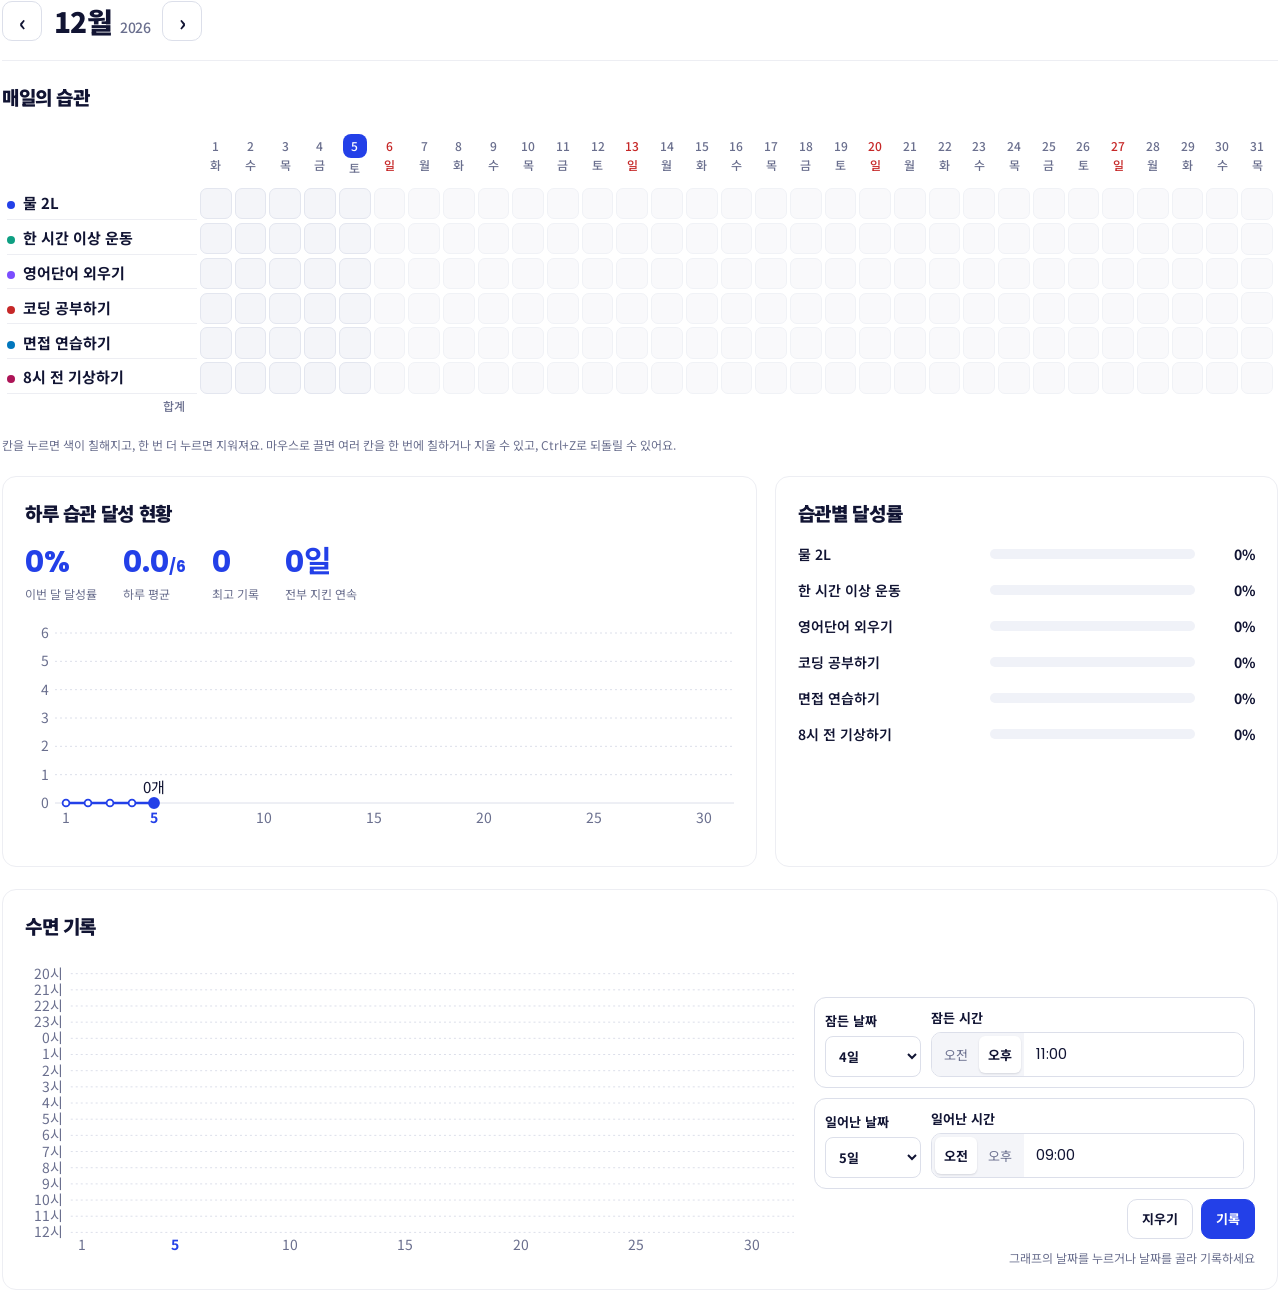
<file: habits.html>
<!doctype html>
<html lang="ko">
<head>
<meta charset="utf-8">
<meta name="viewport" content="width=device-width,initial-scale=1,viewport-fit=cover">
<style>body{margin:0}[hidden]{display:none!important}</style>
</head>
<body>
<title>My Plan 습관 트래커</title>
<meta name="claude:viewport-fit-sides" content="cover">
<link rel="preconnect" href="https://fonts.googleapis.com">
<link rel="stylesheet" href="https://fonts.googleapis.com/css2?family=Noto+Sans+KR:wght@400;500;700;900&family=Poppins:wght@500;600&display=swap">
<style>
:root{--paper:#fff;--ink:#111433;--muted:#6A6F8E;--line:#DCDFEA;--cell-bg:#fff;--accent:#2340E8;--hi:#EEF1FF;--sun:#C62828;--card:#fff;--hand:"Noto Sans KR",-apple-system,"Apple SD Gothic Neo",sans-serif;--body:var(--hand);--cell:30px;color-scheme:light}
*{box-sizing:border-box}body{margin:0;background:#fff;color:var(--ink);font-family:var(--body);line-height:1.5;background-image:none}
.page{max-width:100%;padding:0 2px 12px;margin:auto;display:flex;flex-direction:column;gap:22px}
header{display:flex;justify-content:space-between;align-items:center;flex-wrap:wrap;gap:16px;padding-bottom:18px;border-bottom:1px solid #EDEEF3}
.month{display:flex;align-items:center;gap:12px}.month h1{margin:0;font-size:28px;font-weight:900;letter-spacing:-.02em}.month h1 small{font-size:14px;color:var(--muted);font-weight:500;margin-left:8px}
button,select,input{font:inherit;color:inherit}.btn{display:inline-flex;align-items:center;justify-content:center;gap:6px;border:1px solid var(--line);background:#fff;border-radius:10px;padding:10px 14px;cursor:pointer;font-size:13px;font-weight:700;line-height:1.4;text-decoration:none}.btn:hover{background:#F4F5F9;border-color:#b9bfd3}.btn:disabled{opacity:.45;cursor:default}.btn:focus-visible,.cell:focus-visible,select:focus-visible,input:focus-visible{outline:2px solid var(--accent);outline-offset:2px}.nav{min-width:40px;min-height:40px;font-size:22px;padding:4px 12px}#editBtn,#sleepForm button[type=submit]{background:var(--accent);border-color:var(--accent);color:#fff}#editBtn:hover,#sleepForm button[type=submit]:hover{background:#1A31C2}.tools{display:flex;gap:8px;align-items:center;flex-wrap:wrap}.status{font-size:12px;color:var(--muted)}.tools .status{flex-basis:100%}
h2{font-size:19px;font-weight:900;margin:0 0 16px;letter-spacing:-.02em}section{min-width:0}.scroll{overflow-x:auto;padding:3px 2px 10px;max-width:100%;-webkit-overflow-scrolling:touch}
table.tracker{border-collapse:separate;border-spacing:3px;font-variant-numeric:tabular-nums}.tracker th,.tracker td{padding:0}.tracker thead th{width:var(--cell);min-width:var(--cell);text-align:center;font-size:12px;font-weight:500;color:var(--muted);line-height:1.6;padding-bottom:8px}.tracker thead th.today .dn{display:inline-block;width:24px;height:24px;line-height:24px;background:var(--accent);border-radius:8px;color:#fff}.tracker thead th.sun{color:var(--sun)}.tracker th.name{position:sticky;left:0;z-index:2;background:#fff;text-align:left;font-size:13px;font-weight:700;padding-right:14px;white-space:nowrap;min-width:150px;max-width:230px;overflow:hidden;text-overflow:ellipsis;border-bottom:1px solid #EDEEF3}.tracker th.name .dot{display:inline-block;width:8px;height:8px;border-radius:50%;background:var(--c);margin-right:8px}
.cell{display:block;width:var(--cell);height:var(--cell);border:1px solid #E3E6EF;border-radius:7px;background:#F4F5F9;cursor:pointer;padding:0;position:relative;user-select:none;-webkit-user-select:none;transition:background .12s}.cell.on{background:var(--c,#2340E8);border-color:var(--c,#2340E8)}.cell.on:after{content:'✓';position:absolute;inset:0;display:grid;place-items:center;color:white;font-weight:900;font-size:18px}.cell.future{opacity:.5}.cell:hover{outline:2px solid var(--accent);outline-offset:1px}td.count{font-size:13px;text-align:center;font-weight:700;color:var(--accent)}tr.sum td{font-size:12px;text-align:center;padding-top:10px}tr.sum th{position:sticky;left:0;background:#fff;text-align:right;padding-right:12px;font-size:12px;color:var(--muted);font-weight:500}.edit-row{display:flex;align-items:center;gap:6px}.edit-row input{width:155px;border:1px solid var(--line);border-radius:8px;background:#fff;padding:7px 9px;font-size:13px}.x{border:0;background:none;color:#C62828;cursor:pointer;font-size:19px}.hint{font-size:12px;color:var(--muted);margin:8px 0 0}
.grid2{display:grid;grid-template-columns:minmax(0,3fr) minmax(0,2fr);gap:18px}.card{background:#fff;border:1px solid #EDEEF3;border-radius:14px;padding:22px;min-width:0}.stats{display:flex;gap:26px;flex-wrap:wrap;margin-bottom:16px}.stat b{display:block;font-family:Poppins,var(--body);font-size:30px;line-height:1.2;color:var(--accent);font-variant-numeric:tabular-nums}.stat span{font-size:12px;color:var(--muted)}svg text{font-family:var(--body);fill:var(--muted)}.hbar{display:grid;grid-template-columns:minmax(85px,130px) 1fr 42px;gap:8px;align-items:center;font-size:12px;margin:12px 0}.hbar .nm{white-space:nowrap;overflow:hidden;text-overflow:ellipsis}.hbar .track{height:10px;border:0;border-radius:999px;overflow:hidden;background:#F0F2F8}.hbar .fill{height:100%;background:var(--c,#2340E8);border-radius:999px;transition:width .2s}.hbar .pct{text-align:right;font-weight:700}.sleepform{display:flex;flex-wrap:wrap;gap:12px;align-items:center;margin-top:16px;font-size:13px}.sleepform select{border:1px solid var(--line);background:white;border-radius:8px;padding:9px;font-size:13px}#sleepSvg .col{cursor:pointer}#sleepSvg .col:hover rect{fill:var(--hi);opacity:.7}
@media(max-width:760px){.grid2{grid-template-columns:1fr}.card{padding:16px}.month h1{font-size:24px}.tools{width:100%}.btn{padding:9px 11px;font-size:12px}}
@media(prefers-reduced-motion:reduce){*{transition:none!important}}
table.tracker{width:100%;table-layout:fixed}.tracker th.name{width:165px;min-width:165px;max-width:165px}.tracker thead th:not(.name){width:auto;min-width:0}.cell{width:100%;min-width:22px;height:auto;aspect-ratio:1 / 1}.tracker{min-width:960px}

/* Comfortable typography and a sleep plot that fills the same content width. */
.tracker th.name{font-size:15px;font-weight:700;width:190px;min-width:190px;max-width:190px}.edit-row input{font-size:15px;width:160px}.hbar{font-size:14px;grid-template-columns:minmax(130px,180px) 1fr 48px;gap:12px;margin:15px 0}.hbar .nm{font-weight:600}.hbar .pct{font-size:14px}#sleepSvg{display:block;width:100%;min-width:760px;height:298px}.sleep-time-field{display:flex;align-items:center;gap:10px}.sleep-time-field>label{font-size:13px;font-weight:700;white-space:nowrap}.sleep-time-box{display:flex;border:1.5px solid #DCDFEA;border-radius:10px;overflow:hidden;background:#fff}.sleep-time-box:focus-within{border-color:#2340E8}.sleep-ap{display:flex;gap:2px;padding:3px;background:#F4F5F9}.sleep-ap button{border:0;border-radius:6px;padding:0 9px;background:transparent;color:#6A6F8E;cursor:pointer;font-size:13px}.sleep-ap button[aria-pressed=true]{background:#fff;color:#111433;font-weight:700;box-shadow:0 1px 2px #11143322}.sleep-time-box input{width:88px;border:0;background:white;padding:10px 12px;font-family:Poppins,var(--body);font-size:15px;outline:none}.sleepform{gap:14px;align-items:center}#sAvg{flex-basis:100%}
@media(max-width:600px){.hbar{grid-template-columns:minmax(105px,140px) 1fr 42px;font-size:14px;gap:8px}.sleep-time-field{flex-wrap:wrap}.tracker th.name{width:180px;min-width:180px;max-width:180px}}
.sleep-entry{display:flex;flex-wrap:wrap;align-items:center;gap:12px;padding:12px;border:1px solid var(--line);border-radius:12px;background:#fff}.sleep-date-field{display:flex;flex-direction:column;gap:5px;font-size:13px;font-weight:700}.sleep-date-field input{font:inherit;min-height:41px;padding:8px 10px;border:1px solid var(--line);border-radius:9px;background:#fff;max-width:100%;min-width:0}.sleepform{align-items:flex-end}.sleep-entry .sleep-time-field{flex-direction:column;align-items:flex-start;gap:5px}@media(max-width:600px){.sleep-entry{width:100%;gap:10px}.sleep-date-field{flex:1 1 135px}.sleep-entry .sleep-time-field{flex:1 1 180px}}

/* 수면 기록: 그래프 왼쪽, 입력은 오른쪽 아래 */
.sleep-layout{display:grid;grid-template-columns:minmax(0,1.75fr) minmax(340px,1fr);align-items:end;gap:18px}
.sleep-layout>.scroll{min-width:0}
.sleep-layout>.sleepform{display:flex;flex-direction:column;align-items:stretch;gap:10px;margin:0}
.sleep-layout .sleep-date-field select{width:100%}.sleep-layout .sleep-time-field{min-width:0}.sleep-layout .sleep-time-box{width:100%}.sleep-layout .sleep-time-box input{flex:1 1 auto;min-width:0;width:auto}.sleep-layout .sleep-entry{display:grid;grid-template-columns:96px minmax(0,1fr);gap:10px;align-items:end;padding:10px}
.sleep-layout .sleep-actions{display:flex;justify-content:flex-end;gap:8px}
.sleep-layout #sAvg{text-align:right;margin:0}
@media(max-width:900px){.sleep-layout{grid-template-columns:1fr}.sleep-layout>.sleepform{width:100%}}
.sleep-layout .sleep-ap{flex:0 0 auto}.sleep-layout .sleep-ap button{white-space:nowrap}
@media(max-width:600px){.sleep-layout .sleep-entry{grid-template-columns:1fr}}

/* 휴대폰 (아이폰 15 Pro 기준) */
@media(max-width:600px){
body{-webkit-text-size-adjust:100%}
input,select,textarea{font-size:16px!important}
.tracker{min-width:calc(104px + 31 * 30px)!important;border-spacing:2px}
.tracker th.name{width:104px!important;min-width:104px!important;max-width:104px!important;font-size:13px!important;padding-right:6px}
.tracker th.name .dot{margin-right:5px}
.tracker thead th{font-size:11px}
.card{padding:16px 12px!important}
h2{font-size:17px}
.stats{gap:14px 20px}
.btn{min-height:40px}
#sleepSvg{min-width:0!important;width:100%!important;height:auto!important}
.sleep-layout>.scroll{overflow-x:hidden}
}
</style>

<div class="page">
  <header>
    <div class="month">
      <button class="btn nav" id="prev" aria-label="이전 달">‹</button>
      <h1 id="mTitle">10월</h1>
      <button class="btn nav" id="next" aria-label="다음 달">›</button>
    </div>
    <div class="tools" hidden>
      <span class="status" id="status">불러오는 중…</span>
      
      
      <button class="btn" id="exportBtn" title="기록을 파일로 저장">백업</button>
      <label class="btn" for="importFile" title="백업 파일 불러오기">복원</label><input type="file" id="importFile" accept="application/json" hidden>
      <button class="btn" id="editBtn">습관 편집</button>
    </div>
  </header>
  <p id="habit-feedback" role="status" hidden></p>

  <section>
    <h2>매일의 습관</h2>
    <div class="scroll"><table class="tracker" id="tracker"></table></div>
    <p class="hint" id="hint">칸을 누르면 색이 칠해지고, 한 번 더 누르면 지워져요. 마우스로 끌면 여러 칸을 한 번에 칠하거나 지울 수 있고, Ctrl+Z로 되돌릴 수 있어요.</p>
  </section>

  <section class="grid2">
    <div class="card">
      <h2>하루 습관 달성 현황</h2>
      <div class="stats" id="stats"></div>
      <div class="scroll"><svg id="dayChart" role="img" aria-label="날짜별 지킨 습관 개수 꺾은선 그래프"></svg></div>
    </div>
    <div class="card">
      <h2>습관별 달성률</h2>
      <div id="habitBars"></div>
    </div>
  </section>

  <section class="card">
    <h2>수면 기록</h2>
    <div class="sleep-layout"><div class="scroll"><svg id="sleepSvg" role="img" aria-label="수면 기록"></svg></div>
    <form class="sleepform" id="sleepForm">
      <div class="sleep-entry"><label class="sleep-date-field" for="sBedDate">잠든 날짜<select id="sBedDate" required aria-label="잠든 일"></select></label>
      <div class="sleep-time-field"><label for="sBed">잠든 시간</label><div class="sleep-time-box"><div class="sleep-ap" role="group" aria-label="잠든 시간 오전 오후"><button type="button" data-ap-target="sBed" data-ap="am" aria-pressed="true">오전</button><button type="button" data-ap-target="sBed" data-ap="pm" aria-pressed="false">오후</button></div><input type="text" inputmode="numeric" id="sBed" autocomplete="off" maxlength="5" placeholder="예: 07:30"></div></div>
      </div><div class="sleep-entry"><label class="sleep-date-field" for="sWakeDate">일어난 날짜<select id="sWakeDate" required aria-label="일어난 일"></select></label><div class="sleep-time-field"><label for="sWake">일어난 시간</label><div class="sleep-time-box"><div class="sleep-ap" role="group" aria-label="일어난 시간 오전 오후"><button type="button" data-ap-target="sWake" data-ap="am" aria-pressed="true">오전</button><button type="button" data-ap-target="sWake" data-ap="pm" aria-pressed="false">오후</button></div><input type="text" inputmode="numeric" id="sWake" autocomplete="off" maxlength="5" placeholder="예: 07:30"></div></div>
      </div><div class="sleep-actions"><button class="btn" type="button" id="sClear">지우기</button><button class="btn" type="submit">기록</button></div>
      <span class="status" id="sAvg" role="status"></span>
    </form></div>
  </section>
</div>

<script>
(function(){
const habitStorage={
 read(){try{return JSON.parse(parent.localStorage.getItem('myplan-habits-v1')||'{}')}catch{return {}}},
 get length(){return Object.keys(this.read()).length},key(i){return Object.keys(this.read())[i]??null},
 getItem(k){return this.read()[k]??null},
 setItem(k,v){const data=this.read();data[k]=String(v);parent.localStorage.setItem('myplan-habits-v1',JSON.stringify(data));},
 removeItem(k){const data=this.read();delete data[k];parent.localStorage.setItem('myplan-habits-v1',JSON.stringify(data));}
};

const PALETTE=['#2340E8','#0E9F82','#7B4DFF','#C62828','#0277BD','#AD1457','#5E35B1','#00695C','#6D4C41','#3F51B5'];
const WD=['일','월','화','수','목','금','토'];
const DEFAULT_HABITS=['물 2L','한 시간 이상 운동','영어단어 외우기','코딩 공부하기','면접 연습하기','8시 전 기상하기'];
// sleep axis: 20:00 → 12:00 next day, in 30-min steps (0..32)
const S0=20*60, SPAN=16*60;

const now=new Date();
let view={y:now.getFullYear(),m:now.getMonth()};
let habits=null; // [{id,name}]
const months={};  // key -> {c:{hid:[days]}, s:{day:[bedStep,wakeStep]}}
let editing=false, store={kind:'local'};

const $=id=>document.getElementById(id);
const esc=s=>String(s).replace(/[&<>"']/g,c=>({'&':'&amp;','<':'&lt;','>':'&gt;','"':'&quot;',"'":'&#39;'}[c]));
const mkey=()=>`m-${view.y}-${String(view.m+1).padStart(2,'0')}`;
const dim=()=>new Date(view.y,view.m+1,0).getDate();
const uid=()=>Math.random().toString(36).slice(2,9);

/* ---------- storage: per-person private db, fallback to this browser ---------- */
function lsGet(k){try{return JSON.parse(habitStorage.getItem('ht:'+k)||'null')}catch(e){return null}}
function lsSet(k,v){try{habitStorage.setItem('ht:'+k,JSON.stringify(v))}catch(e){}}
async function load(k){
  if(store.kind==='db'){
    try{const s=await store.db.doc(`data/users/${store.uid}/${k}`).get();return s.exists?JSON.parse(JSON.stringify(s.data())):null}
    catch(e){return lsGet(k)}
  }
  return lsGet(k);
}
const timers={}, busy={}, pending={};
function save(k,v){
  lsSet(k,v);
  if(store.kind!=='db') return;
  clearTimeout(timers[k]);
  timers[k]=setTimeout(()=>flush(k,v),600);
  setStatus('저장 중…');
}
async function flush(k,v){
  if(busy[k]){pending[k]=v;return}
  busy[k]=true;
  try{await store.db.doc(`data/users/${store.uid}/${k}`).set(v);setStatus('저장됨')}
  catch(e){setStatus('저장 실패 · 이 브라우저에만 남아 있어요')}
  busy[k]=false;
  if(pending[k]){const n=pending[k];delete pending[k];flush(k,n)}
}
function setStatus(t){$('status').textContent=t;$('status').hidden=!t;const feedback=$('habit-feedback');if(feedback){feedback.textContent=t;feedback.hidden=!t;}}

async function initStore(){store={kind:'local'};}

async function ensureMonth(){
  const k=mkey();
  if(!months[k]) months[k]=(await load(k))||{c:{},s:{}};
  months[k].c=months[k].c||{}; months[k].s=months[k].s||{};
  return months[k];
}

/* ---------- render ---------- */
function isToday(d){return view.y===now.getFullYear()&&view.m===now.getMonth()&&d===now.getDate()}
function isFuture(d){return new Date(view.y,view.m,d)>new Date(now.getFullYear(),now.getMonth(),now.getDate())}
function color(i){return PALETTE[i%PALETTE.length]}

function render(){
  const M=months[mkey()], n=dim();
  $('mTitle').innerHTML=`${view.m+1}월<small>${view.y}</small>`;
  // header
  let h='<thead><tr><th class="name" style="border:none"></th>';
  for(let d=1;d<=n;d++){
    const wd=new Date(view.y,view.m,d).getDay();
    h+=`<th class="${isToday(d)?'today':''} ${wd===0?'sun':''}"><span class="dn">${d}</span><br>${WD[wd]}</th>`;
  }
  h+='</tr></thead><tbody>';
  habits.forEach((hb,i)=>{
    const done=new Set(M.c[hb.id]||[]);
    const nameCell=editing
      ?`<div class="edit-row"><input id="hn-${hb.id}" data-hid="${hb.id}" value="${esc(hb.name)}" aria-label="습관 이름"><button class="x" data-del="${hb.id}" aria-label="삭제">✕</button></div>`
      :`<span class="dot"></span>${esc(hb.name)}`;
    h+=`<tr style="--c:${color(i)}"><th class="name" title="${esc(hb.name)}">${nameCell}</th>`;
    for(let d=1;d<=n;d++){
      const on=done.has(d);
      const ang=(d*37+i*53)%3===0?'38deg':((d+i)%2?'45deg':'52deg');
      h+=`<td><button class="cell ${on?'on':''} ${isFuture(d)?'future':''}" style="--a:${ang}" data-h="${hb.id}" data-d="${d}" aria-pressed="${on}" aria-label="${esc(hb.name)} ${d}일"></button></td>`;
    }
    h+=`</tr>`;
  });
  if(editing) h+=`<tr><th class="name" style="border:none;padding-top:8px"><button class="btn" id="addHabit">+ 습관 추가</button></th></tr>`;
  // daily sum row
  const per=dailyCounts();
  h+='<tr class="sum"><th>합계</th>';
  for(let d=1;d<=n;d++) h+=`<td>${per[d-1]||''}</td>`;
  h+='</tr></tbody>';
  $('tracker').innerHTML=h;
  $('editBtn').textContent=editing?'편집 완료':'습관 편집';
  const proxy=parent.document?.getElementById('habit-edit-proxy');if(proxy)proxy.textContent=$('editBtn').textContent;
  renderCharts(per);
  renderSleep();
}

function dailyCounts(){
  const M=months[mkey()], n=dim(), arr=new Array(n).fill(0);
  habits.forEach(hb=>(M.c[hb.id]||[]).forEach(d=>{if(d<=n)arr[d-1]++}));
  return arr;
}

function renderCharts(per){
  const n=dim(), H=habits.length||1, M=months[mkey()];
  const lastDay=(view.y===now.getFullYear()&&view.m===now.getMonth())?now.getDate():(new Date(view.y,view.m,1)>now?0:n);
  const elapsed=per.slice(0,lastDay);
  const total=elapsed.reduce((a,b)=>a+b,0);
  const avg=lastDay?total/lastDay:0;
  const rate=lastDay?Math.round(total/(lastDay*H)*100):0;
  // longest run of days where every habit was kept
  let best=0,run=0; elapsed.forEach(c=>{run=(c===H&&H>0)?run+1:0;best=Math.max(best,run)});
  const bestDay=elapsed.length?Math.max(...elapsed):0;
  $('stats').innerHTML=`
    <div class="stat"><b>${rate}%</b><span>이번 달 달성률</span></div>
    <div class="stat"><b>${avg.toFixed(1)}<small style="font-size:.5em">/${H}</small></b><span>하루 평균</span></div>
    <div class="stat"><b>${bestDay}</b><span>최고 기록</span></div>
    <div class="stat"><b>${best}일</b><span>전부 지킨 연속</span></div>`;

  // bar chart
  const bw=22, padL=28, padB=26, padT=10, ch=170;
  const W=padL+n*bw+6, Ht=padT+ch+padB;
  const y=v=>padT+ch-(v/H)*ch;
  let s=`<svg viewBox="0 0 ${W} ${Ht}" width="${W}" height="${Ht}" xmlns="http://www.w3.org/2000/svg">`;
  s+=`<defs><pattern id="hatch" width="5" height="5" patternUnits="userSpaceOnUse" patternTransform="rotate(45)"><line x1="0" y1="0" x2="0" y2="5" style="stroke:var(--accent)" stroke-width="1.4"/></pattern></defs>`;
  const step=H<=6?1:H<=12?2:Math.ceil(H/6);
  for(let v=0;v<=H;v+=step){
    s+=`<line x1="${padL}" x2="${W}" y1="${y(v)}" y2="${y(v)}" stroke="var(--line)" stroke-dasharray="${v?'2 3':'0'}"/>`;
    s+=`<text x="${padL-6}" y="${y(v)+5}" text-anchor="end" font-size="14">${v}</text>`;
  }
  const cxOf=i=>padL+i*bw+bw/2;
  const upto=lastDay||0, seen=per.slice(0,upto), peak=seen.length?Math.max(...seen):0;
  const pts=seen.map((v,i)=>[cxOf(i),y(v)]);
  if(pts.length){
    const line=pts.map((p,i)=>(i?'L':'M')+p[0].toFixed(1)+' '+p[1].toFixed(1)).join(' ');
    s+=`<path d="${line} L${pts[pts.length-1][0]} ${y(0)} L${pts[0][0]} ${y(0)} Z" fill="url(#hatch)" style="opacity:.5"/>`;
    s+=`<path d="${line}" fill="none" style="stroke:var(--accent)" stroke-width="2.4" stroke-linejoin="round" stroke-linecap="round"/>`;
    pts.forEach((p,i)=>{
      const v=seen[i], last=i===pts.length-1;
      s+=`<circle cx="${p[0]}" cy="${p[1]}" r="${last?5:3.4}" style="fill:${last?'var(--accent)':'var(--paper)'};stroke:var(--accent)" stroke-width="1.8"><title>${i+1}일: ${v}개</title></circle>`;
      if(last||(v===peak&&seen.indexOf(v)===i&&v>0)) s+=`<text x="${p[0]}" y="${p[1]-10}" text-anchor="middle" font-size="15" style="fill:var(--ink)">${v}개</text>`;
    });
  }
  per.forEach((v,i)=>{
    const d=i+1,x=padL+i*bw+3;
    if(d===1||d%5===0||isToday(d)) s+=`<text x="${x+(bw-6)/2}" y="${Ht-6}" text-anchor="middle" font-size="14" ${isToday(d)?'style="fill:var(--accent);font-weight:700"':''}>${d}</text>`;
  });
  s+='</svg>';
  $('dayChart').outerHTML=s.replace('<svg ','<svg id="dayChart" role="img" aria-label="날짜별 지킨 습관 개수 꺾은선 그래프" ');

  // per-habit bars
  const denom=lastDay||n;
  $('habitBars').innerHTML=habits.map((hb,i)=>{
    const c=(M.c[hb.id]||[]).filter(d=>d<=denom).length;
    const p=denom?Math.round(c/denom*100):0;
    return `<div class="hbar" style="--c:${color(i)}"><span class="nm" title="${esc(hb.name)}">${esc(hb.name)}</span><span class="track"><span class="fill" style="display:block;width:${p}%"></span></span><span class="pct">${p}%</span></div>`;
  }).join('')||'<p class="hint">습관을 추가하면 여기에 달성률이 보여요.</p>';
}

function stepLabel(st){const m=Math.round(S0+st*30);const hh=((Math.floor(m/60)%24)+24)%24,mm=((m%60)+60)%60;return `${String(hh).padStart(2,'0')}:${String(mm).padStart(2,'0')}`}

function renderSleep(){
  const M=months[mkey()], n=dim();
  const padL=44, padT=14, ch=260, padB=24;
  const W=Math.max(300,Math.floor($('sleepSvg').parentElement.clientWidth||760)),cw=(W-padL-8)/n,Ht=padT+ch+padB;
  const records=Object.values(M.s).filter(r=>Array.isArray(r)&&r.length>=2);
  const low=Math.floor(Math.min(0,...records.map(r=>r[0]))/2)*2;
  const high=Math.ceil(Math.max(32,...records.map(r=>r[1]))/2)*2;
  const y=st=>padT+(st-low)/(high-low)*ch;
  let s=`<svg id="sleepSvg" role="img" aria-label="수면 기록" viewBox="0 0 ${W} ${Ht}" width="${W}" height="${Ht}" xmlns="http://www.w3.org/2000/svg">`;
  for(let st=low;st<=high;st+=Math.max(2,Math.ceil((high-low)/32)*2)){
    s+=`<line x1="${padL}" x2="${W}" y1="${y(st)}" y2="${y(st)}" stroke="var(--line)" stroke-dasharray="2 3"/>`;
    const hh=((Math.floor((S0+st*30)/60))%24+24)%24;
    s+=`<text x="${padL-8}" y="${y(st)+5}" text-anchor="end" font-size="14">${hh}시</text>`;
  }
  let sum=0,cnt=0;
  for(let d=1;d<=n;d++){
    const x=padL+(d-1)*cw, cx=x+cw/2, rec=M.s[d];
    s+=`<g class="col" data-sd="${d}"><rect x="${x}" y="${padT}" width="${cw}" height="${ch}" fill="transparent"/>`;
    if(rec){
      const [b,w]=rec, y1=y(b), y2=y(w);
      sum+=(w-b)*30;cnt++;
      s+=`<line x1="${cx}" x2="${cx}" y1="${y1}" y2="${y2}" stroke="var(--accent)" stroke-width="3" stroke-linecap="round"/>`;
      const dates=recordDates(d,rec);
      s+=`<title>${dates.bedDate} ${stepLabel(b)} ~ ${dates.wakeDate} ${stepLabel(w)} (${((w-b)/2).toFixed(1)}시간)</title>`;
    }
    s+=`</g>`;
    if(d===1||d%5===0||isToday(d)) s+=`<text x="${cx}" y="${Ht-6}" text-anchor="middle" font-size="14" ${isToday(d)?'style="fill:var(--accent);font-weight:700"':''}>${d}</text>`;
  }
  s+='</svg>';
  $('sleepSvg').outerHTML=s;
  $('sAvg').textContent=cnt?`평균 ${(sum/cnt/60).toFixed(1)}시간 · ${cnt}일 기록`:'그래프의 날짜를 누르거나 날짜를 골라 기록하세요';
  if(sleepFormMonth!==mkey()||!$('sBedDate').value){
    sleepFormMonth=mkey();
    syncSleepForm(isToday(now.getDate())?now.getDate():1);
  }
}

let sleepFormMonth='';
const dateText=d=>`${d.getUTCFullYear()}-${String(d.getUTCMonth()+1).padStart(2,'0')}-${String(d.getUTCDate()).padStart(2,'0')}`;
function dateMs(value){
 if(!/^\d{4}-\d{2}-\d{2}$/.test(value))throw Error('잠든 날짜와 일어난 날짜를 모두 선택하세요.');
 const ms=Date.parse(value+'T00:00:00Z');
 if(!Number.isFinite(ms)||dateText(new Date(ms))!==value)throw Error('올바른 날짜를 선택하세요.');
 return ms;
}
function nextDate(value){return dateText(new Date(dateMs(value)+86400000));}
function recordDates(day,rec){
 const wake=Date.UTC(view.y,view.m,+day),anchor=wake-86400000+S0*60000;
 return {bedDate:dateText(new Date(anchor+rec[0]*30*60000)),wakeDate:dateText(new Date(anchor+rec[1]*30*60000))};
}

const sleepPeriods={sBed:'am',sWake:'am'};
function setPeriod(id,ap){sleepPeriods[id]=ap;document.querySelectorAll('[data-ap-target="'+id+'"]').forEach(b=>{const selected=b.dataset.ap===ap;b.setAttribute('aria-pressed',String(selected));});}
function setSleepTime(id,step){const m=Math.round(S0+step*30),h=((Math.floor(m/60)%24)+24)%24,min=((m%60)+60)%60;setPeriod(id,h>=12?'pm':'am');$(id).value=String(h%12||12).padStart(2,'0')+':'+String(min).padStart(2,'0');}
function parseSleepTime(id){
 const raw=$(id).value.trim();let h,m;
 if(/^\d{1,2}:\d{2}$/.test(raw)){[h,m]=raw.split(':').map(Number);}
 else if(/^\d{1,4}$/.test(raw)){if(raw.length<=2){h=Number(raw);m=0;}else{h=Number(raw.slice(0,-2));m=Number(raw.slice(-2));}}else throw Error('시각을 7:30 또는 730처럼 입력하세요.');
 if(h<1||h>12||m<0||m>59)throw Error('시간은 1~12시, 분은 00~59로 입력하세요. 오전·오후는 버튼으로 선택하세요.');
 const minutes=(h%12+(sleepPeriods[id]==='pm'?12:0))*60+m;
 return minutes;
}
function fillDayChoices(id,selected){
 const el=$(id), dates=new Set();
 function addMonth(y,m){const count=new Date(Date.UTC(y,m+1,0)).getUTCDate();for(let d=1;d<=count;d++)dates.add(dateText(new Date(Date.UTC(y,m,d))));}
 addMonth(view.y,view.m);
 if(id==='sWakeDate'){
  const bed=new Date(dateMs($('sBedDate').value));
  addMonth(bed.getUTCFullYear(),bed.getUTCMonth());
  addMonth(bed.getUTCFullYear(),bed.getUTCMonth()+1);
 }
 if(selected)dates.add(selected);
 el.innerHTML=[...dates].sort().map(value=>{
  const d=new Date(dateMs(value)),same=d.getUTCFullYear()===view.y&&d.getUTCMonth()===view.m;
  const label=same?`${d.getUTCDate()}일`:`${d.getUTCMonth()+1}월 ${d.getUTCDate()}일${d.getUTCFullYear()===view.y?'':` (${d.getUTCFullYear()}년)`}`;
  return `<option value="${value}">${label}</option>`;
 }).join('');
 el.value=selected;
}
function syncSleepForm(day){
 const wakeDate=dateText(new Date(Date.UTC(view.y,view.m,+day)));
 const rec=months[mkey()].s[day];
 const bedDate=rec?recordDates(day,rec).bedDate:dateText(new Date(dateMs(wakeDate)-86400000));
 fillDayChoices('sBedDate',bedDate);
 fillDayChoices('sWakeDate',wakeDate);
 setSleepTime('sBed',rec?rec[0]:6);
 setSleepTime('sWake',rec?rec[1]:26);
}
function fillTimeSelects(){
 document.querySelectorAll('[data-ap-target]').forEach(b=>b.addEventListener('click',()=>setPeriod(b.dataset.apTarget,b.dataset.ap)));
 for(const id of ['sBed','sWake'])$(id).addEventListener('blur',()=>{try{const minutes=parseSleepTime(id);setSleepTime(id,(minutes-S0)/30);}catch{}});
}

/* ---------- undo / redo ---------- */
const undoStack=[], redoStack=[];
function snap(){return JSON.stringify({k:mkey(),h:habits,m:months[mkey()]})}
function pushHistory(){undoStack.push(snap());if(undoStack.length>200)undoStack.shift();redoStack.length=0;updUndo()}
function restore(str){
  const o=JSON.parse(str);
  habits=o.h; months[o.k]=o.m;
  const [, y, m]=o.k.split('-'); view={y:+y,m:+m-1};
  save('settings',{habits}); save(o.k,o.m); render(); updUndo();
}
function doUndo(){if(!undoStack.length)return;redoStack.push(snap());restore(undoStack.pop());setStatus('되돌렸어요')}
function doRedo(){if(!redoStack.length)return;undoStack.push(snap());restore(redoStack.pop());setStatus('다시 실행했어요')}
function updUndo(){}
document.addEventListener('keydown',e=>{
  if(!(e.ctrlKey||e.metaKey))return;
  const t=e.target; if(t&&(t.tagName==='INPUT'||t.tagName==='TEXTAREA'))return; // keep native undo while typing
  const k=e.key.toLowerCase();
  if(k==='z'&&!e.shiftKey){e.preventDefault();doUndo()}
  else if((k==='z'&&e.shiftKey)||k==='y'){e.preventDefault();doRedo()}
});

/* ---------- drag to paint ---------- */
let drag=null;
function paint(cell){
  const M=months[mkey()], hid=cell.dataset.h, d=+cell.dataset.d;
  const set=new Set(M.c[hid]||[]);
  if(set.has(d)===drag.on) return;
  drag.on?set.add(d):set.delete(d);
  M.c[hid]=[...set].sort((a,b)=>a-b);
  cell.classList.toggle('on',drag.on); cell.setAttribute('aria-pressed',drag.on);
  drag.changed=true;
}
$('tracker').addEventListener('pointerdown',e=>{
  const cell=e.target.closest('.cell');
  if(!cell||e.button!==0) return;
  pushHistory();
  drag={on:!cell.classList.contains('on'),changed:false,touch:e.pointerType==='touch'};
  paint(cell);
  if(!drag.touch) e.preventDefault();
});
document.addEventListener('pointermove',e=>{
  if(!drag||drag.touch) return;
  const el=document.elementFromPoint(e.clientX,e.clientY);
  const cell=el&&el.closest&&el.closest('.cell');
  if(cell) paint(cell);
});
function endDrag(){
  if(!drag) return;
  const changed=drag.changed; drag=null;
  if(changed){save(mkey(),months[mkey()]);render()}
  else {undoStack.pop();updUndo()}
}
document.addEventListener('pointerup',endDrag);
document.addEventListener('pointercancel',endDrag);

/* ---------- events ---------- */
document.addEventListener('click',e=>{
  const cell=e.target.closest('.cell');
  if(cell){
    if(e.detail!==0) return; // mouse/touch handled by pointer events; this is keyboard
    const M=months[mkey()], hid=cell.dataset.h, d=+cell.dataset.d;
    pushHistory();
    const set=new Set(M.c[hid]||[]);
    set.has(d)?set.delete(d):set.add(d);
    M.c[hid]=[...set].sort((a,b)=>a-b);
    save(mkey(),M); render();
    const again=document.querySelector(`.cell[data-h="${hid}"][data-d="${d}"]`); again&&again.focus();
    return;
  }
  const del=e.target.closest('[data-del]');
  if(del){pushHistory();habits=habits.filter(h=>h.id!==del.dataset.del);save('settings',{habits});render();return}
  if(e.target.id==='addHabit'){pushHistory();const id=uid();habits.push({id,name:'새 습관'});save('settings',{habits});render();const inp=$('hn-'+id);inp&&(inp.focus(),inp.select());return}
  const col=e.target.closest('[data-sd]');
  if(col){syncSleepForm(+col.dataset.sd);$('sBed').focus()}
});
document.addEventListener('focusin',e=>{if(e.target.dataset&&e.target.dataset.hid)pushHistory()});
document.addEventListener('input',e=>{
  if(e.target.dataset&&e.target.dataset.hid){
    const hb=habits.find(h=>h.id===e.target.dataset.hid); if(hb){hb.name=e.target.value.trim()||'이름 없음';save('settings',{habits})}
  }
});

/* ---------- backup (standalone) ---------- */
$('exportBtn').onclick=()=>{
  const data={};
  try{for(let i=0;i<habitStorage.length;i++){const k=habitStorage.key(i);if(k.startsWith('ht:'))data[k]=JSON.parse(habitStorage.getItem(k))}}catch(e){}
  const a=document.createElement('a');
  a.href=URL.createObjectURL(new Blob([JSON.stringify(data)],{type:'application/json'}));
  a.download=`habit-tracker-backup-${new Date().toISOString().slice(0,10)}.json`;
  a.click(); setTimeout(()=>URL.revokeObjectURL(a.href),1000);
};
$('importFile').onchange=async e=>{
  const f=e.target.files[0]; if(!f) return;
  try{
    const data=JSON.parse(await f.text());
    Object.entries(data).forEach(([k,v])=>{if(k.startsWith('ht:'))habitStorage.setItem(k,JSON.stringify(v))});
    location.reload();
  }catch(err){setStatus('백업 파일을 읽지 못했어요')}
};

$('editBtn').onclick=()=>{editing=!editing;render()};
$('prev').onclick=async()=>{view.m--;if(view.m<0){view.m=11;view.y--}await ensureMonth();render()};
$('next').onclick=async()=>{view.m++;if(view.m>11){view.m=0;view.y++}await ensureMonth();render()};
$('sBedDate').onchange=()=>{
 try{fillDayChoices('sWakeDate',nextDate($('sBedDate').value));}catch(e){$('sAvg').textContent=e.message;}
};
$('sleepForm').onsubmit=async e=>{
 e.preventDefault();
 try{
  const bedDay=dateMs($('sBedDate').value),wakeDay=dateMs($('sWakeDate').value);
  const bed=bedDay+parseSleepTime('sBed')*60000,wake=wakeDay+parseSleepTime('sWake')*60000;
  if(wake<=bed)throw Error('일어난 날짜와 시각이 잠든 날짜와 시각보다 늦어야 해요.');
  const target=new Date(wakeDay);
  const newView={y:target.getUTCFullYear(),m:target.getUTCMonth()},day=target.getUTCDate();
  const key=`m-${newView.y}-${String(newView.m+1).padStart(2,'0')}`;
  // Load the target month before changing view so undo snapshots include existing records.
  if(!months[key])months[key]=(await load(key))||{c:{},s:{}};
  view=newView;await ensureMonth();pushHistory();
  const anchor=wakeDay-86400000+S0*60000;
  months[key].s[day]=[(bed-anchor)/1800000,(wake-anchor)/1800000];
  save(key,months[key]);sleepFormMonth=key;render();syncSleepForm(day);
 }catch(err){$('sAvg').textContent=err.message;}
};
$('sClear').onclick=async()=>{
 try{
  const target=new Date(dateMs($('sWakeDate').value));
  const key=`m-${target.getUTCFullYear()}-${String(target.getUTCMonth()+1).padStart(2,'0')}`,day=target.getUTCDate();
  if(!months[key])months[key]=(await load(key))||{c:{},s:{}};
  view={y:target.getUTCFullYear(),m:target.getUTCMonth()};await ensureMonth();pushHistory();
  delete months[key].s[day];save(key,months[key]);sleepFormMonth=key;render();syncSleepForm(day);
 }catch(err){$('sAvg').textContent=err.message;}
};

/* ---------- boot ---------- */
window.myPlanHabitActions={clearAll(){
 pushHistory();
 const all=habitStorage.read();
 for(const k of Object.keys(all)){if(k.startsWith('ht:m-'))habitStorage.removeItem(k);}
 for(const k of Object.keys(months))delete months[k];
 months[mkey()]={c:{},s:{}};save(mkey(),months[mkey()]);render();
}};
async function boot(){
  fillTimeSelects();
  // quick first paint from this browser's copy
  const local=lsGet('settings');
  habits=(local&&local.habits)||DEFAULT_HABITS.map(n=>({id:uid(),name:n}));
  months[mkey()]=lsGet(mkey())||{c:{},s:{}};
  render();
  await initStore();
  if(store.kind==='db'){
    for(const k in months) delete months[k];
    const st=await load('settings');
    if(st&&Array.isArray(st.habits)) habits=st.habits;
    else save('settings',{habits});
    await ensureMonth();
    setStatus('내 계정에 저장돼요');
  }else{
    if(!local) lsSet('settings',{habits});
    setStatus('');
  }
  render();
}
boot().then(()=>{let width=0;const parent=$('sleepSvg').parentElement;new ResizeObserver(entries=>{const next=Math.floor(entries[0].contentRect.width);if(next>0&&next!==width){width=next;renderSleep();}}).observe(parent);});
})();
</script>

<script>
(()=>{let last=0;const report=()=>{const h=Math.ceil(document.querySelector('.page').getBoundingClientRect().height)+24;if(h>60&&h!==last){last=h;parent.postMessage({type:'myplan-habits-height',height:h},location.origin);}};new ResizeObserver(report).observe(document.querySelector('.page'));window.addEventListener('load',report);})();
</script>
</body>
</html>
</file>
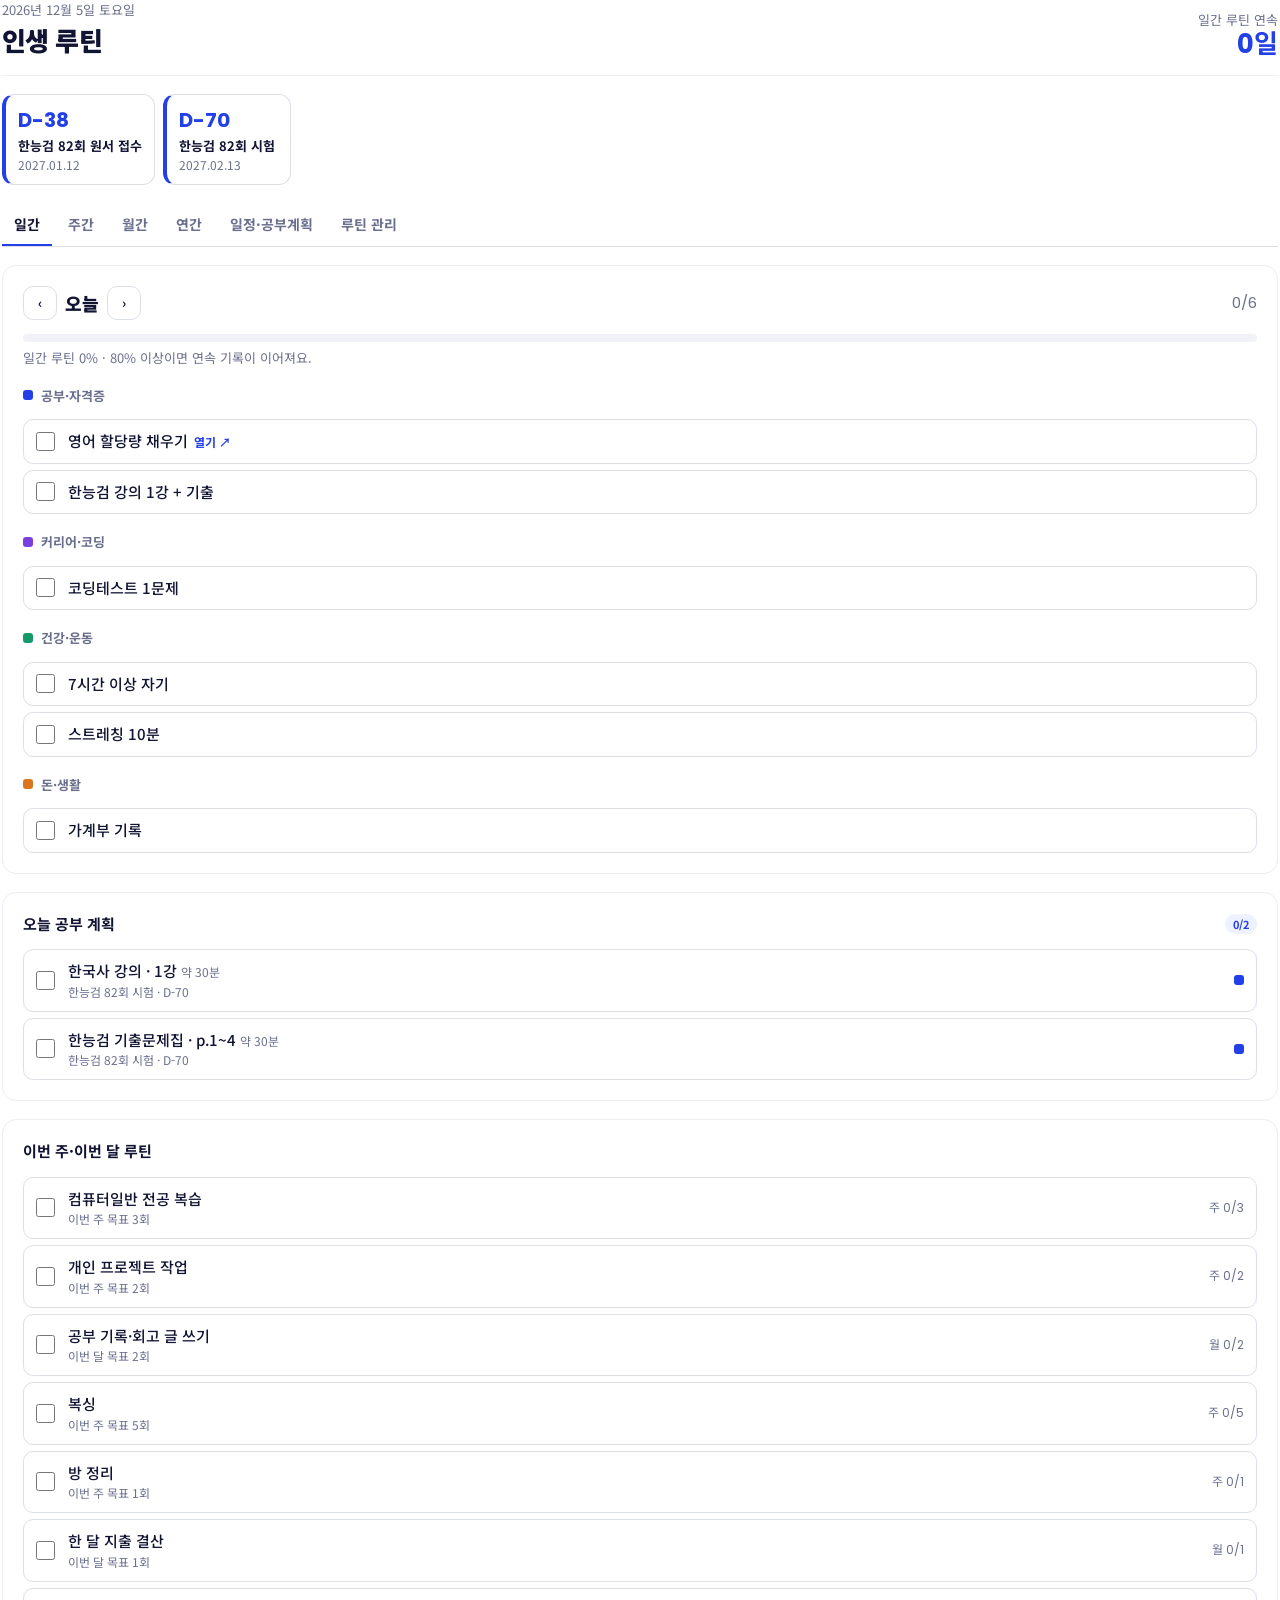
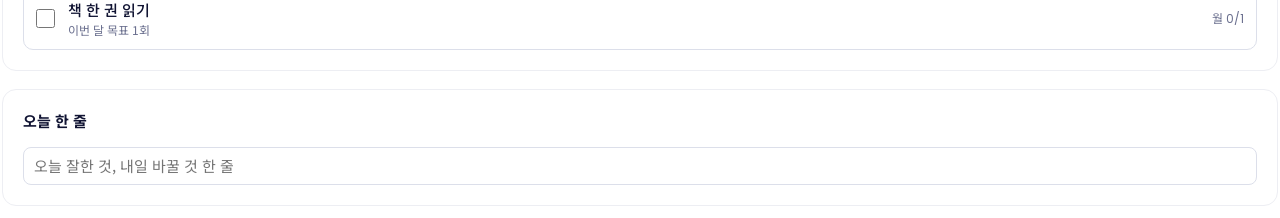
<file: routine.html>
<!doctype html>
<html lang="ko">
<head>
<meta charset="utf-8">
<meta name="viewport" content="width=device-width,initial-scale=1,viewport-fit=cover">
<title>My Plan 루틴</title>
<link rel="preconnect" href="https://fonts.googleapis.com">
<link rel="stylesheet" href="https://fonts.googleapis.com/css2?family=Noto+Sans+KR:wght@400;500;700;900&family=Poppins:wght@500;600&display=swap">
<style>
/* Matches My Plan's habits page: ink #111433, accent #2340E8, soft #EEF1FF, light only */
:root{--ink:#111433;--muted:#6A6F8E;--line:#DCDFEA;--soft:#EEF1FF;--accent:#2340E8;--bg:#fff;--track:#F0F2F7;--done:#FFF4B8;--warn:#C62828;
  --body:"Noto Sans KR",-apple-system,"Apple SD Gothic Neo",sans-serif;--num:Poppins,var(--body);color-scheme:light}
*{box-sizing:border-box}
html,body{margin:0;background:var(--bg);color:var(--ink);font-family:var(--body);line-height:1.5;font-size:15px}
[hidden]{display:none!important}
.page{display:flex;flex-direction:column;gap:18px;padding:0 2px 12px}
button,input,select,textarea{font:inherit;color:inherit}
.btn{display:inline-flex;align-items:center;justify-content:center;gap:6px;border:1px solid var(--line);background:#fff;border-radius:10px;padding:8px 13px;cursor:pointer;font-size:13px;font-weight:700;line-height:1.4}
.btn:hover{border-color:var(--accent)}
.btn.primary{background:var(--accent);border-color:var(--accent);color:#fff}
.btn.sm{padding:4px 9px;font-size:12px;border-radius:8px}
.btn.danger{color:var(--warn)}
button:focus-visible,input:focus-visible,select:focus-visible,textarea:focus-visible{outline:2px solid var(--accent);outline-offset:1px}
input,select,textarea{border:1px solid var(--line);border-radius:8px;padding:7px 10px;background:#fff;min-width:0}
h2{font-size:19px;font-weight:900;margin:0;letter-spacing:-.02em}
h3{font-size:15px;font-weight:700;margin:0}
.muted{color:var(--muted)}
.num{font-family:var(--num);font-variant-numeric:tabular-nums}
.card{background:#fff;border:1px solid #EDEEF3;border-radius:14px;padding:20px;display:flex;flex-direction:column;gap:14px;min-width:0}
.row{display:flex;align-items:center;gap:10px;flex-wrap:wrap}
.between{justify-content:space-between}
.note{font-size:13px;color:var(--muted);margin:0}

/* top */
.top{display:flex;justify-content:space-between;align-items:flex-end;gap:12px;flex-wrap:wrap;padding-bottom:16px;border-bottom:1px solid #EDEEF3}
.top h1{margin:0;font-size:26px;font-weight:900;letter-spacing:-.02em}
.streak{font-size:13px;color:var(--muted);text-align:right}
.streak b{display:block;font-family:var(--num);font-size:26px;color:var(--accent);line-height:1.1}
.ddays{display:flex;gap:8px;overflow-x:auto;padding-bottom:2px}
.dd{flex:0 0 auto;min-width:128px;border:1px solid var(--line);border-radius:12px;padding:10px 12px;display:flex;flex-direction:column;gap:1px;cursor:pointer;background:#fff;text-align:left}
.dd b{font-family:var(--num);font-size:20px;color:var(--accent)}
.dd span{font-size:13px;font-weight:700}
.dd small{font-size:12px;color:var(--muted)}

/* view tabs */
.vtabs{display:flex;gap:4px;overflow-x:auto;border-bottom:1px solid var(--line)}
.vtabs button{border:0;background:none;padding:9px 12px;font-weight:700;font-size:14px;color:var(--muted);border-bottom:2px solid transparent;cursor:pointer;white-space:nowrap}
.vtabs button[aria-selected="true"]{color:var(--ink);border-color:var(--accent)}

/* nav */
.nav{display:flex;align-items:center;gap:8px}
.nav .label{font-weight:900;font-size:18px;min-width:0}
.nav button{width:34px;height:34px;padding:0}

/* progress */
.prog{display:flex;flex-direction:column;gap:6px}
.track{height:8px;background:var(--track);border-radius:4px;overflow:hidden}
.track i{display:block;height:100%;background:var(--accent);border-radius:4px;transition:width .2s}

/* items */
.area-h{display:flex;align-items:center;gap:8px;font-size:13px;font-weight:700;color:var(--muted);margin-top:4px}
.sw{width:10px;height:10px;border-radius:3px;background:var(--c);flex:none}
.item{display:grid;grid-template-columns:22px minmax(0,1fr) auto;gap:10px;align-items:center;padding:10px 12px;border:1px solid var(--line);border-radius:10px;cursor:pointer;background:#fff}
.item input[type=checkbox]{width:19px;height:19px;accent-color:var(--accent);margin:0;cursor:pointer}
.item .t{min-width:0;overflow-wrap:anywhere;font-weight:500}
.item .sub{font-size:12px;color:var(--muted);display:block;font-weight:400}
.item .r{font-size:12px;color:var(--muted);text-align:right;white-space:nowrap}
.item.done{background:var(--done);border-color:#F0DE7A}
.item.done .t{text-decoration:line-through;text-decoration-color:#B9A23A}
.list{display:flex;flex-direction:column;gap:6px}
.pill{display:inline-block;font-size:11px;font-weight:700;padding:2px 8px;border-radius:99px;background:var(--soft);color:var(--accent);white-space:nowrap}
.pill.gray{background:var(--track);color:var(--muted)}
a.link{color:var(--accent);font-size:12px;font-weight:700;text-decoration:none;margin-left:6px}
.empty{font-size:14px;color:var(--muted);padding:6px 0}

/* week grid */
.scroll{overflow-x:auto;-webkit-overflow-scrolling:touch}
table.wk{border-collapse:separate;border-spacing:4px;width:100%;min-width:560px}
.wk th{font-size:12px;font-weight:500;color:var(--muted);text-align:center;padding-bottom:4px}
.wk th.nm,.wk td.nm{text-align:left;font-size:14px;font-weight:500;color:var(--ink);width:38%}
.wk th.today{color:var(--accent);font-weight:700}
.wk td.nm .sw{display:inline-block;margin-right:6px;vertical-align:1px}
.wk td.cnt{font-family:var(--num);font-size:12px;color:var(--muted);text-align:right;white-space:nowrap;width:60px}
.cell{display:block;width:100%;aspect-ratio:1/1;max-height:34px;min-width:24px;border:1px solid #E3E6EF;border-radius:7px;background:#F4F5F9;cursor:pointer;padding:0}
.cell.on{background:var(--c,var(--accent));border-color:var(--c,var(--accent))}

/* month */
.cal{display:grid;grid-template-columns:repeat(7,minmax(0,1fr));gap:4px}
.cal .h{font-size:12px;color:var(--muted);text-align:center;padding-bottom:2px}
.cal .h.sun{color:var(--warn)}
.day{border:1px solid #EDEEF3;border-radius:8px;min-height:62px;padding:4px 5px;display:flex;flex-direction:column;gap:2px;cursor:pointer;background:#fff;text-align:left;min-width:0}
.day.out{visibility:hidden}
.day .dn{font-family:var(--num);font-size:12px;color:var(--muted)}
.day.today{border-color:var(--accent)}
.day.today .dn{color:var(--accent);font-weight:600}
.day .bar{height:4px;border-radius:2px;background:var(--track);overflow:hidden;margin-top:auto}
.day .bar i{display:block;height:100%;background:var(--accent)}
.day .ev{font-size:11px;font-weight:700;color:#fff;background:var(--c,var(--accent));border-radius:4px;padding:0 4px;white-space:nowrap;overflow:hidden;text-overflow:ellipsis}
.day .pl{font-size:11px;color:var(--muted);white-space:nowrap;overflow:hidden;text-overflow:ellipsis}

/* year */
.months{display:grid;grid-template-columns:repeat(12,minmax(0,1fr));gap:6px;align-items:end;height:120px}
.mo{display:flex;flex-direction:column;align-items:center;gap:4px;height:100%;justify-content:flex-end;cursor:pointer;border:0;background:none;padding:0}
.mo .b{width:100%;max-width:26px;flex:1;background:var(--track);border-radius:4px;display:flex;align-items:flex-end;overflow:hidden}
.mo .b i{display:block;width:100%;background:var(--accent)}
.mo span{font-size:11px;color:var(--muted)}
.mo.cur span{color:var(--accent);font-weight:700}
.goal{display:grid;grid-template-columns:minmax(0,1fr) auto;gap:6px 12px;align-items:center;padding:12px;border:1px solid var(--line);border-radius:10px}
.goal .track{grid-column:1/-1}
.goal .logs{grid-column:1/-1;font-size:12px;color:var(--muted)}

/* events */
.ev-card{border:1px solid var(--line);border-radius:12px;padding:14px;display:flex;flex-direction:column;gap:10px}
.ev-card .dday{font-family:var(--num);font-size:22px;color:var(--accent);font-weight:600}
.form{display:grid;grid-template-columns:repeat(2,minmax(0,1fr));gap:10px}
.form label{display:flex;flex-direction:column;gap:4px;font-size:13px;font-weight:700}
.form .full{grid-column:1/-1}
.modes{display:flex;gap:6px;flex-wrap:wrap}
.modes label{flex-direction:row;align-items:center;gap:6px;border:1px solid var(--line);border-radius:10px;padding:8px 12px;font-weight:500;cursor:pointer}
.modes input{accent-color:var(--accent)}
.modes label:has(input:checked){border-color:var(--accent);background:var(--soft);color:var(--accent);font-weight:700}
.subj{display:grid;grid-template-columns:minmax(0,1fr) 80px 70px auto;gap:6px}
.wkplan{display:flex;flex-direction:column;gap:6px}
.wkplan .w{display:grid;grid-template-columns:22px 92px minmax(0,1fr);gap:8px;align-items:center}
.wkplan .w input[type=text]{width:100%}
.wkplan .w.cur .wd{color:var(--accent);font-weight:700}
.wkplan .wd{font-size:12px;color:var(--muted);font-family:var(--num)}
details.plan summary{cursor:pointer;font-size:13px;font-weight:700;color:var(--accent)}
.planlist{display:flex;flex-direction:column;gap:2px;margin-top:8px;max-height:360px;overflow:auto;font-size:13px}
.planlist .pd{display:grid;grid-template-columns:72px minmax(0,1fr);gap:8px;padding:4px 0;border-top:1px dashed #EDEEF3}
.planlist .pd.today{background:var(--soft);border-radius:6px}
.planlist .pd .d{font-family:var(--num);color:var(--muted);font-size:12px;padding-top:1px}
.planlist .pd s{color:var(--muted)}
.phase{font-size:11px;font-weight:700;color:var(--muted)}

/* manage */
.mrow{display:grid;grid-template-columns:120px minmax(0,1.3fr) minmax(0,1fr) 100px 60px auto;gap:6px;align-items:center}
.mrow input,.mrow select{width:100%}
.arow{display:grid;grid-template-columns:auto minmax(0,1fr) auto auto;gap:8px;align-items:center;padding:8px 0;border-top:1px dashed #EDEEF3}
.arow:first-child{border-top:0}
.arow input{width:100%}
.arow .full-w{grid-column:2/-1}
.colors{display:flex;gap:4px;flex-wrap:wrap}
.cdot{width:22px;height:22px;border-radius:50%;border:2px solid #fff;background:var(--c);box-shadow:0 0 0 1px var(--line);cursor:pointer;padding:0}
.cdot.on{box-shadow:0 0 0 2px var(--ink)}
.btn:disabled{opacity:.45;cursor:not-allowed}
@media(max-width:640px){.arow{grid-template-columns:auto minmax(0,1fr) auto}.arow .colors{grid-column:2/-1;grid-row:2}.arow .full-w{grid-row:3}}
.mats{display:flex;flex-direction:column;gap:10px}
.mat{border:1px solid var(--line);border-radius:12px;padding:12px;display:flex;flex-direction:column;gap:10px;background:#FAFBFD}
.mat-top{display:grid;grid-template-columns:minmax(0,1fr) auto;gap:8px}
.mat-top input{width:100%;font-weight:700}
.seg{display:inline-flex;background:var(--track);border-radius:10px;padding:3px;gap:2px;flex-wrap:wrap;width:max-content;max-width:100%}
.seg label{display:inline-flex;align-items:center;padding:6px 12px;border-radius:8px;font-size:13px;font-weight:700;color:var(--muted);cursor:pointer}
.seg input{position:absolute;opacity:0;pointer-events:none}
.seg label:has(input:checked){background:#fff;color:var(--ink);box-shadow:0 1px 3px rgba(17,20,51,.12)}
.seg label:has(input:focus-visible){outline:2px solid var(--accent)}
.mat-kind{display:flex;align-items:center;gap:8px;flex-wrap:wrap;font-size:13px;font-weight:700}
.form .mat-kind label,.form .mat-due label{display:inline-flex;flex-direction:row;align-items:center;gap:6px}
.mat-kind input[type=number]{width:90px}
.mat-kind textarea{width:100%;font-size:14px;line-height:1.6}
.mat-due{display:flex;align-items:center;gap:10px;flex-wrap:wrap;font-size:13px;font-weight:700}

.pace{font-size:13px;font-weight:700;color:var(--accent)}
.pace.warn{color:var(--warn)}
.matprog{display:flex;flex-direction:column;gap:10px}
.mp{display:flex;flex-direction:column;gap:6px}
.mp .pill{align-self:flex-start}
.pill.warn{background:#FDECEC;color:var(--warn)}
.behind{display:flex;align-items:center;justify-content:space-between;gap:10px;flex-wrap:wrap;background:#FFF6E5;border:1px solid #F3D9A4;border-radius:10px;padding:10px 12px;font-size:13px}
.mins{font-size:12px;color:var(--muted);font-weight:400;white-space:nowrap}
.guide{background:var(--soft);border:1px solid #DCE2FB;border-radius:14px;padding:16px 18px}
.guide summary{cursor:pointer;font-weight:900;font-size:15px}
.guide ol{margin:12px 0 0;padding-left:20px;display:flex;flex-direction:column;gap:8px;font-size:14px}
.guide ol b{color:var(--ink)}
.guide .ex{display:block;color:var(--muted);font-size:13px}
.sets{display:grid;grid-template-columns:repeat(auto-fill,minmax(200px,1fr));gap:8px}
.set{border:1px solid var(--line);border-radius:12px;padding:12px;display:flex;flex-direction:column;gap:6px;background:#fff}
.set ul{margin:0;padding-left:16px;font-size:13px;color:var(--muted)}
.set .btn{align-self:flex-start}
.toast{position:fixed;left:50%;bottom:20px;transform:translateX(-50%);background:var(--ink);color:#fff;padding:9px 14px;border-radius:10px;font-size:13px;opacity:0;transition:opacity .2s;pointer-events:none}
.toast.on{opacity:1}

@media(max-width:640px){
  .card{padding:14px}
  .top h1{font-size:22px}
  .form{grid-template-columns:1fr}
  .subj{grid-template-columns:minmax(0,1fr) 64px 56px auto}
  .mrow{grid-template-columns:1fr 1fr;padding:8px;border:1px solid #EDEEF3;border-radius:10px}
  .mrow .mt,.mrow .mw{grid-column:1/-1}
  .day{min-height:48px;padding:3px}
  .day .pl{display:none}
  .months{height:96px}
}
@media(prefers-reduced-motion:reduce){*{transition:none!important}}
</style>
</head>
<body>
<div class="page" id="page">
  <div class="top">
    <div>
      <div class="muted" id="today-label" style="font-size:13px"></div>
      <h1>인생 루틴</h1>
    </div>
    <div class="streak">일간 루틴 연속<b id="streak">0일</b></div>
  </div>

  <div class="ddays" id="ddays" aria-label="다가오는 일정"></div>

  <div class="vtabs" role="tablist" id="vtabs">
    <button role="tab" data-v="day" aria-selected="true">일간</button>
    <button role="tab" data-v="week" aria-selected="false">주간</button>
    <button role="tab" data-v="month" aria-selected="false">월간</button>
    <button role="tab" data-v="year" aria-selected="false">연간</button>
    <button role="tab" data-v="events" aria-selected="false">일정·공부계획</button>
    <button role="tab" data-v="manage" aria-selected="false">루틴 관리</button>
  </div>

  <section id="v-day"></section>
  <section id="v-week" hidden></section>
  <section id="v-month" hidden></section>
  <section id="v-year" hidden></section>
  <section id="v-events" hidden></section>
  <section id="v-manage" hidden></section>
</div>
<div class="toast" id="toast" role="status"></div>

<script>
(()=>{
'use strict';
const KEY='myplan-routine-v1';
const ENGLISH_URL='https://chaehyun05.github.io/english/';
const $=id=>document.getElementById(id);
const esc=s=>String(s??'').replace(/[&<>"']/g,c=>({'&':'&amp;','<':'&lt;','>':'&gt;','"':'&quot;',"'":'&#39;'}[c]));
const pad=n=>String(n).padStart(2,'0');
const ymd=d=>`${d.getFullYear()}-${pad(d.getMonth()+1)}-${pad(d.getDate())}`;
const parse=s=>{const [y,m,d]=s.split('-').map(Number);return new Date(y,m-1,d)};
const addDays=(s,n)=>{const d=parse(s);d.setDate(d.getDate()+n);return ymd(d)};
const diff=(a,b)=>Math.round((parse(b)-parse(a))/864e5);
const monday=s=>{const d=parse(s);d.setDate(d.getDate()-((d.getDay()+6)%7));return ymd(d)};
const WD=['일','월','화','수','목','금','토'];
const fmtMD=s=>{const d=parse(s);return `${d.getMonth()+1}/${d.getDate()}(${WD[d.getDay()]})`};
let TODAY=ymd(new Date());
const uid=()=>Math.random().toString(36).slice(2,9);
function toast(t){const el=$('toast');el.textContent=t;el.classList.add('on');clearTimeout(toast.t);toast.t=setTimeout(()=>el.classList.remove('on'),1800)}

/* ---------- storage: parent's localStorage so the cloud room saves it ---------- */
const STORE=(()=>{try{if(parent!==window&&parent.localStorage)return parent.localStorage}catch(e){}return localStorage})();
function read(){try{return JSON.parse(STORE.getItem(KEY)||'null')}catch(e){return null}}
function write(){try{STORE.setItem(KEY,JSON.stringify(S))}catch(e){toast('저장에 실패했어요. 저장 공간을 확인해 주세요.')}}

/* ---------- defaults ---------- */
const FREQ={daily:'매일',weekly:'주',monthly:'월',yearly:'연'};
const KIND={lecture:'강의 수',pages:'페이지',toc:'목차(차례)'};
function seed(){
  const A=[{id:'study',name:'공부·자격증',c:'#2340E8'},{id:'career',name:'커리어·코딩',c:'#7A3FE0'},{id:'health',name:'건강·운동',c:'#13996A'},{id:'life',name:'돈·생활',c:'#D9771E'}];
  const R=(area,title,freq,target,extra)=>({id:uid(),area,title,freq,target,...(extra||{})});
  const s={v:1,areas:A,routines:[
    R('study','영어 할당량 채우기','daily',1,{link:ENGLISH_URL}),
    R('study','한능검 강의 1강 + 기출','daily',1),
    R('study','컴퓨터일반 전공 복습','weekly',3),
    R('career','코딩테스트 1문제','daily',1),
    R('career','개인 프로젝트 작업','weekly',2),
    R('career','공부 기록·회고 글 쓰기','monthly',2),
    R('health','7시간 이상 자기','daily',1),
    R('health','스트레칭 10분','daily',1),
    R('health','복싱','weekly',5),
    R('life','가계부 기록','daily',1),
    R('life','방 정리','weekly',1),
    R('life','한 달 지출 결산','monthly',1),
    R('life','책 한 권 읽기','monthly',1),
    R('study','자격증 취득 (한능검 3급·토익 470+)','yearly',2),
    R('life','저축하기 (한 달에 한 번 기록)','yearly',12)
  ],checks:{},events:[],memo:{}};
  s.events.push(makeEvent({name:'한능검 82회 원서 접수',date:'2027-01-12',area:'study',mode:'none'}));
  s.events.push(makeEvent({name:'한능검 82회 시험',date:'2027-02-13',area:'study',mode:'auto',start:TODAY,dailyMin:60,materials:[{name:'한국사 강의',kind:'lecture',total:40,unit:'강',due:'2027-01-24'},{name:'한능검 기출문제집',kind:'pages',from:1,to:240,due:'2027-02-07'}]}));
  return s;
}
let S=read();
if(!S||!S.routines){S=seed();write()}
S.checks=S.checks||{};S.events=S.events||[];S.memo=S.memo||{};
// earlier versions stored subjects:[{name,units,unit}] — turn them into materials once
{let mig=false;S.events.forEach(ev=>{if(!ev.materials){ev.materials=(ev.subjects||[]).map(x=>normMat({name:x.name,kind:'lecture',total:x.units,unit:x.unit,due:defaultDue(ev.start,ev.date)}));delete ev.subjects;mig=true}});if(mig)write()}

/* ---------- helpers ---------- */
const area=id=>S.areas.find(a=>a.id===id)||S.areas[0];
const isOn=(d,id)=>(S.checks[d]||[]).includes(id);
function toggle(d,id,force){const a=S.checks[d]||(S.checks[d]=[]);const i=a.indexOf(id);const on=force!==undefined?force:i<0;
  if(on&&i<0)a.push(id);if(!on&&i>=0)a.splice(i,1);if(!a.length)delete S.checks[d];write()}
function periodRange(freq,d){
  if(freq==='weekly'){const s=monday(d);return [s,addDays(s,6)]}
  const x=parse(d);
  if(freq==='monthly'){return [ymd(new Date(x.getFullYear(),x.getMonth(),1)),ymd(new Date(x.getFullYear(),x.getMonth()+1,0))]}
  if(freq==='yearly'){return [`${x.getFullYear()}-01-01`,`${x.getFullYear()}-12-31`]}
  return [d,d]}
function countIn(id,from,to){let n=0;for(const k in S.checks){if(k>=from&&k<=to&&S.checks[k].includes(id))n++}return n}
function logDates(id,from,to){return Object.keys(S.checks).filter(k=>k>=from&&k<=to&&S.checks[k].includes(id)).sort()}
const daily=()=>S.routines.filter(r=>r.freq==='daily');
function dayRate(d){const ds=daily();if(!ds.length)return 0;return ds.filter(r=>isOn(d,r.id)).length/ds.length}
function streak(){let n=0,d=TODAY;if(dayRate(d)<.8)d=addDays(d,-1);while(dayRate(d)>=.8&&n<3650){n++;d=addDays(d,-1)}return n}
const ddLabel=n=>n===0?'D-DAY':n>0?'D-'+n:'D+'+(-n);

/* ---------- study plan generation ----------
   An event has materials (교재·강의). Each material is a list of units:
   lecture = 1..N강, pages = p.from..to, toc = chapter names. Units are spread
   evenly from the start (or today, on a re-plan) to that material's due date.
   Days after the last due date go to 기출 → 실전 → 최종 before the exam. */
function makeEvent(o){
  const ev={id:uid(),name:o.name,date:o.date,area:o.area||'study',mode:o.mode||'none',start:o.start||TODAY,dailyMin:+o.dailyMin||60,materials:(o.materials||[]).map(normMat),plan:[],weeks:[]};
  buildPlan(ev);return ev}
function normMat(m){return {id:m.id||uid(),name:String(m.name||'').trim()||'교재',kind:KIND[m.kind]?m.kind:'lecture',
  total:Math.max(0,parseInt(m.total)||0),unit:m.unit||'강',from:Math.max(1,parseInt(m.from)||1),to:Math.max(0,parseInt(m.to)||0),
  toc:Array.isArray(m.toc)?m.toc.map(x=>String(x).trim()).filter(Boolean):[],due:m.due||''}}
function defaultDue(start,date){const n=diff(start,date);return addDays(start,Math.max(0,Math.min(n-1,Math.round(n*.6))))}
function unitCount(m){return m.kind==='pages'?Math.max(0,m.to-m.from+1):m.kind==='toc'?m.toc.length:m.total}
function unitText(m,a,b){ // a,b are 0-based unit indices (inclusive)
  if(m.kind==='pages'){const x=m.from+a,y=m.from+b;return x===y?`p.${x}`:`p.${x}~${y}`}
  if(m.kind==='toc'){const n=m.toc.slice(a,b+1);return n.length>3?`${n[0]} ~ ${n[n.length-1]} (${n.length}개)`:n.join(' · ')}
  return a===b?`${a+1}${m.unit||'강'}`:`${a+1}~${b+1}${m.unit||'강'}`}
const unitWord=m=>m.kind==='pages'?'쪽':m.kind==='toc'?'개':(m.unit||'강');
function dueOf(ev,m){const last=addDays(ev.date,-1);let d=m.due||defaultDue(ev.start,ev.date);return d>last?last:d}
function doneUnits(ev,mid){const set=new Set();(ev.plan||[]).forEach(p=>{if(p.done&&p.mid===mid&&p.u)p.u.forEach(i=>set.add(i))});return set}
function phases(n,weeks){ // split n study days (or weeks) into concept / past exams / mock / final
  if(n<=0)return {concept:0,past:0,mock:0,final:0};
  const final=weeks?(n>=3?1:0):(n>=10?2:n>=4?1:0),rest=n-final;
  let concept=Math.max(1,Math.round(rest*.5)),past=Math.round(rest*.3);let mock=rest-concept-past;
  if(mock<0){past+=mock;mock=0}
  return {concept,past,mock,final}}
function tail(n,weeks){ // days/weeks left after all materials are finished: 기출 → 실전 → 최종
  if(n<=0)return {past:0,mock:0,final:0};
  const final=weeks?(n>=3?1:0):(n>=10?2:n>=4?1:0),rest=n-final,past=Math.ceil(rest*.6);return {past,mock:rest-past,final}}
// slot i of count gets units [ceil(i*U/count), ceil((i+1)*U/count)-1]
function slot(U,i,count){const a=Math.ceil(i*U/count),b=Math.ceil((i+1)*U/count)-1;return b>=a?[a,b]:null}
function buildPlan(ev,opts){
  ev.materials=(ev.materials||[]).map(normMat);
  if(ev.mode==='auto')buildAuto(ev,opts);
  else if(ev.mode==='weekly')buildWeeks(ev);
}
function buildAuto(ev,opts){
  const fresh=!(ev.plan&&ev.plan.length)||(opts&&opts.fresh);
  const start=fresh?ev.start:(ev.start>TODAY?ev.start:TODAY);
  // past items that weren't done stay as history, but their units go back into the pool
  const keep=fresh?[]:ev.plan.filter(p=>p.d<start||p.done).map(p=>p.done||!(p.u&&p.u.length)?p:{...p,u:[],moved:true});
  const last=addDays(ev.date,-1);
  if(start>last){ev.plan=keep;return}
  const out=[],dayLoad={};
  const push=(d,o)=>{out.push({d,done:false,...o});dayLoad[d]=(dayLoad[d]||0)+1};
  const mats=ev.materials.filter(m=>unitCount(m)>0);
  let lastDue=start;
  mats.forEach(m=>{
    const done=fresh?new Set():doneUnits(ev,m.id);
    const rem=[...Array(unitCount(m)).keys()].filter(i=>!done.has(i));
    let due=dueOf(ev,m);if(due<start)due=start;if(due>lastDue)lastDue=due;
    if(!rem.length)return;
    const D=diff(start,due)+1,U=rem.length;
    if(m.kind==='toc'&&U<D){ // a chapter can take several days
      for(let i=0;i<D;i++){const k=Math.floor(i*U/D),first=Math.ceil(k*D/U),lastI=Math.ceil((k+1)*D/U)-1,span=lastI-first+1,part=i-first+1;
        push(addDays(start,i),{t:`${m.name} · ${m.toc[rem[k]]}${span>1?` (${part}/${span}일차)`:''}`,ph:'진도',mid:m.id,u:i===lastI?[rem[k]]:[]})}
    }else{
      for(let i=0;i<D;i++){const r=slot(U,i,D),d=addDays(start,i);
        if(r){const us=rem.slice(r[0],r[1]+1);push(d,{t:`${m.name} · ${unitText(m,us[0],us[us.length-1])}`,ph:'진도',mid:m.id,u:us})}
        else push(d,{t:`${m.name} · 지난 부분 복습 + 문제 풀기`,ph:'복습',mid:m.id,u:[]})}
    }
  });
  const label=mats.length?mats.map(m=>m.name).join(', '):ev.name;
  let from=mats.length?addDays(lastDue,1):start;
  if(!mats.length){ // no materials: plain concept phase first
    const P=phases(diff(start,ev.date));for(let k=0;k<P.concept;k++)push(addDays(start,k),{t:`개념 · ${ev.name} 공부`,ph:'개념'});
    from=addDays(start,P.concept)}
  const L=from<=last?diff(from,last)+1:0,T=tail(L);let i=0;
  for(let k=0;k<T.past;k++,i++)push(addDays(from,i),{t:`기출 · ${label} 기출 풀이 ${k+1}/${T.past}일차 + 오답 표시`,ph:'기출'});
  for(let k=0;k<T.mock;k++,i++)push(addDays(from,i),{t:k%2===0?'실전 · 모의고사 1회 시간 재고 풀기':'실전 · 오답 노트 정리 + 약점 단원 다시 보기',ph:'실전'});
  for(let k=0;k<T.final;k++,i++)push(addDays(from,i),{t:k===T.final-1?'최종 · 핵심 요약만 가볍게, 수험표·신분증 챙기고 일찍 자기':'최종 · 오답 노트와 요약본 한 번 더 보기',ph:'최종'});
  out.forEach(p=>{const n=dayLoad[p.d]||1;p.min=Math.max(10,Math.round(ev.dailyMin/n/5)*5)});
  ev.plan=keep.concat(out).sort((x,y)=>x.d.localeCompare(y.d));
}
function buildWeeks(ev){
  const oldW={};(ev.weeks||[]).forEach(w=>oldW[w.s]=w);
  const last=addDays(ev.date,-1),first=monday(ev.start),lastW=monday(last>=ev.start?last:ev.start);
  const starts=[];for(let s=first;s<=lastW;s=addDays(s,7))starts.push(s);
  const mats=ev.materials.filter(m=>unitCount(m)>0);
  const lastDue=mats.reduce((x,m)=>dueOf(ev,m)>x?dueOf(ev,m):x,ev.start);
  const tailW=starts.filter(s=>s>monday(lastDue)),T=tail(tailW.length,true);
  ev.weeks=starts.map((s,i)=>{
    let g;
    const parts=mats.map(m=>{const dueW=monday(dueOf(ev,m)),W=starts.filter(x=>x<=dueW).length,j=starts.indexOf(s);
      if(j>=W)return null;const r=slot(unitCount(m),j,W);return r?`${m.name} ${unitText(m,r[0],r[1])}`:`${m.name} 복습`}).filter(Boolean);
    if(!mats.length){const P=phases(starts.length,true);g=i<P.concept?'개념 진도 나가기':i<P.concept+P.past?'기출 회독':i<P.concept+P.past+P.mock?'실전 · 모의고사 2회 + 오답 정리':'최종 점검 · 요약본, 오답 노트, 컨디션 관리'}
    else if(parts.length)g='진도 · '+parts.join(', ');
    else{const k=tailW.indexOf(s);g=k<T.past?`기출 · ${mats.map(m=>m.name).join(', ')} 기출 회독`:k<T.past+T.mock?'실전 · 모의고사 2회 + 오답 정리':'최종 점검 · 요약본, 오답 노트, 컨디션 관리'}
    const o=oldW[s];return {s,goal:o&&o.edited?o.goal:g,edited:!!(o&&o.edited),done:!!(o&&o.done)}})}
// progress of one material: done units, units that should be done by yesterday
function matProgress(ev,m){const U=unitCount(m),done=doneUnits(ev,m.id).size;
  let due=0;(ev.plan||[]).forEach(p=>{if(p.mid===m.id&&p.d<TODAY&&p.u)due+=p.u.length});
  return {U,done,behind:Math.max(0,Math.min(U,due)-done)}}
function planFor(d){const items=[];
  S.events.forEach(ev=>{
    if(ev.mode==='auto')ev.plan.forEach((p,idx)=>{if(p.d===d)items.push({ev,p,idx})});
  });return items}
function weekGoalsFor(d){const m=monday(d),r=[];S.events.forEach(ev=>{if(ev.mode==='weekly'){const w=ev.weeks.find(w=>w.s===m);if(w)r.push({ev,w})}});return r}

/* ---------- header ---------- */
function renderTop(){
  $('today-label').textContent=new Date().toLocaleDateString('ko-KR',{year:'numeric',month:'long',day:'numeric',weekday:'long'});
  $('streak').textContent=streak()+'일';
  const up=S.events.filter(e=>e.date>=TODAY).sort((a,b)=>a.date.localeCompare(b.date)).slice(0,6);
  $('ddays').innerHTML=up.length?up.map(e=>`<button class="dd" data-goev="${e.id}" style="border-left:4px solid ${area(e.area).c}"><b>${ddLabel(diff(TODAY,e.date))}</b><span>${esc(e.name)}</span><small>${e.date.replace(/-/g,'.')}</small></button>`).join('')
    :`<span class="note">다가오는 일정이 없어요. 일정·공부계획 탭에서 추가해 보세요.</span>`;
}

/* ---------- DAY ---------- */
// 체크한 항목은 목록 맨 아래로 (안 한 것 먼저, 원래 순서 유지)
const doneLast=(arr,isDone)=>[...arr.filter(x=>!isDone(x)),...arr.filter(x=>isDone(x))];
let dSel=TODAY;
function itemHTML(r,d){
  const on=isOn(d,r.id),a=area(r.area);
  let right='';
  if(r.freq!=='daily'){const [f,t]=periodRange(r.freq,d);const c=countIn(r.id,f,t);right=`<span class="r num">${FREQ[r.freq]} ${c}/${r.target}</span>`}
  return `<label class="item${on?' done':''}"><input type="checkbox" data-chk="${r.id}" data-d="${d}"${on?' checked':''}>
   <span class="t">${esc(r.title)}${r.link?`<a class="link" href="${esc(r.link)}" target="_blank" rel="noopener">열기 ↗</a>`:''}${r.when||r.freq!=='daily'?`<span class="sub">${[r.when?'언제 · '+esc(r.when):'',r.freq!=='daily'?`${r.freq==='weekly'?'이번 주':r.freq==='monthly'?'이번 달':'올해'} 목표 ${r.target}회`:''].filter(Boolean).join(' · ')}</span>`:''}</span>${right}</label>`}
function planItemHTML({ev,p,idx},d){return `<label class="item${p.done?' done':''}"><input type="checkbox" data-plan="${ev.id}" data-idx="${idx}"${p.done?' checked':''}><span class="t">${esc(p.t)}${p.min?` <span class="mins">약 ${p.min}분</span>`:""}<span class="sub">${esc(ev.name)} · ${ddLabel(diff(d,ev.date))}</span></span><span class="sw" style="--c:${area(ev.area).c}"></span></label>`}
function wgItemHTML({ev,w},d){return `<label class="item${w.done?' done':''}"><input type="checkbox" data-wgoal="${ev.id}" data-ws="${w.s}"${w.done?' checked':''}><span class="t">${esc(w.goal||'이번 주 목표를 적어 주세요')}<span class="sub">${esc(ev.name)} · 이번 주 목표 · ${ddLabel(diff(d,ev.date))}</span></span><span class="sw" style="--c:${area(ev.area).c}"></span></label>`}
function renderDay(){
  const d=dSel,ds=daily(),done=ds.filter(r=>isOn(d,r.id)).length,pct=ds.length?Math.round(done/ds.length*100):0;
  const plans=planFor(d),wg=weekGoalsFor(d);
  const pending=S.routines.filter(r=>r.freq==='weekly'||r.freq==='monthly').filter(r=>{const [f,t]=periodRange(r.freq,d);return countIn(r.id,f,t)<r.target||isOn(d,r.id)});
  const byArea=S.areas.map(a=>{const rs=ds.filter(r=>r.area===a.id);if(!rs.length)return '';
    return `<div class="area-h" style="--c:${a.c}"><span class="sw"></span>${esc(a.name)}</div><div class="list">${doneLast(rs,r=>isOn(d,r.id)).map(r=>itemHTML(r,d)).join('')}</div>`}).join('');
  $('v-day').innerHTML=`<div class="page" style="padding:0">
   <div class="card">
    <div class="row between">
      <div class="nav"><button class="btn" data-dnav="-1" aria-label="이전 날">‹</button><span class="label">${d===TODAY?'오늘':fmtMD(d)}</span><button class="btn" data-dnav="1" aria-label="다음 날">›</button>${d!==TODAY?'<button class="btn sm" data-dnav="0">오늘로</button>':''}</div>
      <span class="num muted">${done}/${ds.length}</span>
    </div>
    <div class="prog"><div class="track"><i style="width:${pct}%"></i></div><span class="note">${pct>=100?'오늘 일간 루틴을 모두 채웠어요.':pct>=80?'80%를 넘겼어요. 연속 기록이 이어져요.':`일간 루틴 ${pct}% · 80% 이상이면 연속 기록이 이어져요.`}</span></div>
    ${byArea||'<p class="empty">일간 루틴이 없어요. 루틴 관리에서 추가해 주세요.</p>'}
   </div>
   <div class="card">
    <div class="row between"><h3>오늘 공부 계획</h3><span class="pill">${plans.length?plans.filter(x=>x.p.done).length+'/'+plans.length:'일정 기반'}</span></div>
    ${plans.length||wg.length?`<div class="list">${doneLast([...plans.map(x=>({done:x.p.done,h:planItemHTML(x,d)})),...wg.map(x=>({done:x.w.done,h:wgItemHTML(x,d)}))],x=>x.done).map(x=>x.h).join('')}</div>`
      :`<p class="empty">이 날짜에 잡힌 공부 계획이 없어요. 일정·공부계획 탭에서 시험을 추가하면 날짜별 할 일이 여기에 나타나요.</p>`}
   </div>
   <div class="card">
    <h3>이번 주·이번 달 루틴</h3>
    ${pending.length?`<div class="list">${doneLast(pending,r=>isOn(d,r.id)).map(r=>itemHTML(r,d)).join('')}</div>`:'<p class="empty">이번 주·이번 달 목표를 모두 채웠어요.</p>'}
   </div>
   <div class="card"><h3>오늘 한 줄</h3><input id="memo" placeholder="오늘 잘한 것, 내일 바꿀 것 한 줄" value="${esc(S.memo[d]||'')}" aria-label="오늘 한 줄 회고"></div>
  </div>`;
}

/* ---------- WEEK ---------- */
let wSel=monday(TODAY);
function renderWeek(){
  const days=[...Array(7)].map((_,i)=>addDays(wSel,i));
  const rs=S.routines.filter(r=>r.freq==='daily'||r.freq==='weekly');
  const rowsHTML=S.areas.map(a=>rs.filter(r=>r.area===a.id).map(r=>{
    const cnt=days.filter(d=>isOn(d,r.id)).length,tgt=r.freq==='daily'?7:r.target;
    return `<tr><td class="nm"><span class="sw" style="--c:${a.c}"></span>${esc(r.title)}${r.freq==='weekly'?` <span class="pill gray">주 ${r.target}회</span>`:''}</td>${days.map(d=>`<td><button class="cell${isOn(d,r.id)?' on':''}" style="--c:${a.c}" data-chk="${r.id}" data-d="${d}" aria-label="${fmtMD(d)} ${esc(r.title)}" aria-pressed="${isOn(d,r.id)}"></button></td>`).join('')}<td class="cnt">${cnt}/${tgt}</td></tr>`}).join('')).join('');
  const plans=days.map(d=>({d,items:planFor(d),wg:weekGoalsFor(d)}));
  const allP=plans.flatMap(x=>x.items);const doneP=allP.filter(x=>x.p.done).length;
  const wg=weekGoalsFor(wSel);
  const rate=Math.round(days.reduce((s,d)=>s+dayRate(d),0)/7*100);
  $('v-week').innerHTML=`<div class="page" style="padding:0">
   <div class="card">
    <div class="row between"><div class="nav"><button class="btn" data-wnav="-1" aria-label="이전 주">‹</button><span class="label">${fmtMD(days[0])} – ${fmtMD(days[6])}</span><button class="btn" data-wnav="1" aria-label="다음 주">›</button>${wSel!==monday(TODAY)?'<button class="btn sm" data-wnav="0">이번 주</button>':''}</div><span class="pill">일간 평균 ${rate}%</span></div>
    <div class="scroll"><table class="wk"><thead><tr><th class="nm">루틴</th>${days.map(d=>`<th class="${d===TODAY?'today':''}">${WD[parse(d).getDay()]}<br><span class="num">${parse(d).getDate()}</span></th>`).join('')}<th></th></tr></thead><tbody>${rowsHTML||'<tr><td class="empty">일간·주간 루틴이 없어요.</td></tr>'}</tbody></table></div>
    <p class="note">칸을 누르면 그날 한 것으로 체크돼요.</p>
   </div>
   <div class="card">
    <div class="row between"><h3>이번 주 공부 계획</h3><span class="pill">${allP.length?doneP+'/'+allP.length:'일정 기반'}</span></div>
    ${wg.length?`<div class="list">${doneLast(wg,x=>x.w.done).map(({ev,w})=>`<label class="item${w.done?' done':''}"><input type="checkbox" data-wgoal="${ev.id}" data-ws="${w.s}"${w.done?' checked':''}><span class="t">${esc(w.goal)}<span class="sub">${esc(ev.name)} · 주별 목표</span></span><span class="sw" style="--c:${area(ev.area).c}"></span></label>`).join('')}</div>`:''}
    ${allP.length?plans.filter(x=>x.items.length).map(x=>`<div class="area-h">${fmtMD(x.d)}${x.d===TODAY?' · 오늘':''}</div><div class="list">${doneLast(x.items,y=>y.p.done).map(({ev,p,idx})=>`<label class="item${p.done?' done':''}"><input type="checkbox" data-plan="${ev.id}" data-idx="${idx}"${p.done?' checked':''}><span class="t">${esc(p.t)}${p.min?` <span class="mins">약 ${p.min}분</span>`:""}<span class="sub">${esc(ev.name)}</span></span><span class="sw" style="--c:${area(ev.area).c}"></span></label>`).join('')}</div>`).join(''):(!wg.length?'<p class="empty">이번 주에 잡힌 공부 계획이 없어요.</p>':'')}
   </div></div>`;
}

/* ---------- MONTH ---------- */
let mSel=TODAY.slice(0,7);
function renderMonth(){
  const [y,m]=mSel.split('-').map(Number),first=new Date(y,m-1,1),days=new Date(y,m,0).getDate(),lead=first.getDay();
  const cells=[];for(let i=0;i<lead;i++)cells.push('<div class="day out"></div>');
  const evs=S.events.filter(e=>e.date.startsWith(mSel));
  for(let k=1;k<=days;k++){const d=`${mSel}-${pad(k)}`,r=dayRate(d),e=evs.filter(x=>x.date===d),pl=planFor(d);
    cells.push(`<button class="day${d===TODAY?' today':''}" data-goday="${d}" aria-label="${m}월 ${k}일, 일간 루틴 ${Math.round(r*100)}%"><span class="dn">${k}</span>${e.map(x=>`<span class="ev" style="--c:${area(x.area).c}">${esc(x.name)}</span>`).join('')}${pl.length?`<span class="pl">공부 ${pl.filter(x=>x.p.done).length}/${pl.length}</span>`:''}<span class="bar"><i style="width:${Math.round(r*100)}%"></i></span></button>`)}
  const mr=S.routines.filter(r=>r.freq==='monthly'),[f,t]=[`${mSel}-01`,`${mSel}-${pad(days)}`];
  const mdays=[...Array(days)].map((_,i)=>`${mSel}-${pad(i+1)}`).filter(d=>d<=TODAY);
  const avg=mdays.length?Math.round(mdays.reduce((s,d)=>s+dayRate(d),0)/mdays.length*100):0;
  $('v-month').innerHTML=`<div class="page" style="padding:0">
   <div class="card">
    <div class="row between"><div class="nav"><button class="btn" data-mnav="-1" aria-label="이전 달">‹</button><span class="label">${y}년 ${m}월</span><button class="btn" data-mnav="1" aria-label="다음 달">›</button>${mSel!==TODAY.slice(0,7)?'<button class="btn sm" data-mnav="0">이번 달</button>':''}</div><span class="pill">일간 평균 ${avg}%</span></div>
    <div class="cal">${WD.map((w,i)=>`<div class="h${i===0?' sun':''}">${w}</div>`).join('')}${cells.join('')}</div>
    <p class="note">날짜를 누르면 그날의 일간 화면으로 가요. 아래 막대는 그날 일간 루틴 달성률이에요.</p>
   </div>
   <div class="card"><h3>이번 달 루틴</h3>
    ${mr.length?mr.map(r=>{const c=countIn(r.id,f,t),a=area(r.area),ds=logDates(r.id,f,t);
      return `<div class="goal"><span><span class="sw" style="--c:${a.c};display:inline-block;margin-right:6px"></span><b>${esc(r.title)}</b></span><span class="row"><span class="num muted">${c}/${r.target}</span><button class="btn sm" data-log="${r.id}">+1 오늘 기록</button></span><div class="track"><i style="width:${Math.min(100,c/r.target*100)}%;background:${a.c}"></i></div>${ds.length?`<div class="logs">기록한 날: ${ds.map(fmtMD).join(', ')}</div>`:''}</div>`}).join(''):'<p class="empty">월간 루틴이 없어요.</p>'}
   </div></div>`;
}

/* ---------- YEAR ---------- */
let ySel=+TODAY.slice(0,4);
function renderYear(){
  const yr=S.routines.filter(r=>r.freq==='yearly'),f=`${ySel}-01-01`,t=`${ySel}-12-31`;
  const mons=[...Array(12)].map((_,i)=>{const n=new Date(ySel,i+1,0).getDate();const ds=[...Array(n)].map((_,k)=>`${ySel}-${pad(i+1)}-${pad(k+1)}`).filter(d=>d<=TODAY);
    return ds.length?ds.reduce((s,d)=>s+dayRate(d),0)/ds.length:0});
  const evs=S.events.filter(e=>e.date.startsWith(String(ySel))).sort((a,b)=>a.date.localeCompare(b.date));
  $('v-year').innerHTML=`<div class="page" style="padding:0">
   <div class="card">
    <div class="row between"><div class="nav"><button class="btn" data-ynav="-1" aria-label="이전 해">‹</button><span class="label">${ySel}년</span><button class="btn" data-ynav="1" aria-label="다음 해">›</button></div></div>
    <h3>연간 목표</h3>
    ${yr.length?yr.map(r=>{const c=countIn(r.id,f,t),a=area(r.area),ds=logDates(r.id,f,t);
      return `<div class="goal"><span><span class="sw" style="--c:${a.c};display:inline-block;margin-right:6px"></span><b>${esc(r.title)}</b></span><span class="row"><span class="num muted">${c}/${r.target}</span><button class="btn sm" data-log="${r.id}">+1 오늘 기록</button></span><div class="track"><i style="width:${Math.min(100,c/r.target*100)}%;background:${a.c}"></i></div>${ds.length?`<div class="logs">기록한 날: ${ds.map(fmtMD).join(', ')} <button class="btn sm" data-unlog="${r.id}">마지막 기록 취소</button></div>`:''}</div>`}).join(''):'<p class="empty">연간 목표가 없어요. 루틴 관리에서 주기를 "연"으로 추가해 보세요.</p>'}
   </div>
   <div class="card"><h3>월별 일간 루틴 달성률</h3>
    <div class="months">${mons.map((v,i)=>`<button class="mo${ySel===+TODAY.slice(0,4)&&i===+TODAY.slice(5,7)-1?' cur':''}" data-gomonth="${ySel}-${pad(i+1)}" aria-label="${i+1}월 ${Math.round(v*100)}%"><span class="num">${v?Math.round(v*100):''}</span><span class="b"><i style="height:${v*100}%"></i></span><span>${i+1}월</span></button>`).join('')}</div>
   </div>
   <div class="card"><h3>${ySel}년 일정</h3>
    ${evs.length?`<div class="list">${evs.map(e=>`<div class="item" data-goev="${e.id}" style="grid-template-columns:auto minmax(0,1fr) auto"><span class="sw" style="--c:${area(e.area).c}"></span><span class="t">${esc(e.name)}<span class="sub">${e.date.replace(/-/g,'.')}</span></span><span class="r num">${ddLabel(diff(TODAY,e.date))}</span></div>`).join('')}</div>`:'<p class="empty">이 해에 등록된 일정이 없어요.</p>'}
   </div></div>`;
}

/* ---------- EVENTS ---------- */
let openEv=null,editEv=null;
function matRow(m){m=normMat(m||{name:'',kind:'lecture',total:'',unit:'강'});const k='mk'+uid();
  const kinds=Object.entries(KIND).map(([v,l])=>`<label><input type="radio" name="${k}" value="${v}"${m.kind===v?' checked':''} data-mf="kind">${l}</label>`).join('');
  return `<div class="mat" data-mid="${m.id}">
    <div class="mat-top"><input data-mf="name" placeholder="교재·강의 이름 (예: 한능검 기본강의, 기출 500제)" value="${esc(m.name==='교재'?'':m.name)}" aria-label="교재 이름"><button type="button" class="btn sm" data-matrm aria-label="교재 삭제">삭제</button></div>
    <div class="seg" role="radiogroup" aria-label="분량 넣는 방식">${kinds}</div>
    <div class="mat-kind" data-for="lecture"${m.kind!=='lecture'?' hidden':''}><label>총<input data-mf="total" type="number" min="1" inputmode="numeric" value="${m.total||''}" placeholder="40" aria-label="총 개수"></label><label>단위<input data-mf="unit" value="${esc(m.unit||'강')}" maxlength="4" aria-label="단위" style="width:64px"></label><span class="note">강의 수, 단원 수, 회차 수 등</span></div>
    <div class="mat-kind" data-for="pages"${m.kind!=='pages'?' hidden':''}><label>p.<input data-mf="from" type="number" min="1" inputmode="numeric" value="${m.from||1}" aria-label="시작 페이지"></label><span>~</span><label>p.<input data-mf="to" type="number" min="1" inputmode="numeric" value="${m.to||''}" placeholder="320" aria-label="끝 페이지"></label></div>
    <div class="mat-kind" data-for="toc"${m.kind!=='toc'?' hidden':''}><textarea data-mf="toc" rows="4" placeholder="한 줄에 하나씩 (목차를 복사해 붙여 넣어도 돼요)&#10;1장 선사 시대&#10;2장 고조선과 여러 나라&#10;3장 삼국 시대" aria-label="목차">${esc(m.toc.join('\n'))}</textarea></div>
    <div class="mat-due"><label>끝낼 날짜<input data-mf="due" type="date" value="${m.due||''}" aria-label="끝낼 날짜"></label><span class="pace" data-pace></span></div>
  </div>`}
function evForm(ev){const e=ev||{name:'',date:addDays(TODAY,30),area:'study',mode:'auto',start:TODAY,dailyMin:60,materials:[]};
  return `<form id="evform" class="card" data-id="${ev?ev.id:''}">
    <h3>${ev?'일정 수정':'일정 추가'}</h3>
    <div class="form">
      <label class="full">일정 이름<input id="ef-name" required maxlength="40" placeholder="예: 토익 시험, 정처기 필기" value="${esc(e.name)}"></label>
      <label>날짜<input id="ef-date" type="date" required value="${e.date}"></label>
      <label>영역<select id="ef-area">${S.areas.map(a=>`<option value="${a.id}"${a.id===e.area?' selected':''}>${esc(a.name)}</option>`).join('')}</select></label>
      <div class="full" style="display:flex;flex-direction:column;gap:6px"><span style="font-size:13px;font-weight:700">공부 계획 짜는 방식</span>
        <div class="modes">
          <label><input type="radio" name="ef-mode" value="auto"${e.mode==='auto'?' checked':''}>날짜별로 자동 배분</label>
          <label><input type="radio" name="ef-mode" value="weekly"${e.mode==='weekly'?' checked':''}>주별 목표만</label>
          <label><input type="radio" name="ef-mode" value="none"${e.mode==='none'?' checked':''}>디데이만</label>
        </div>
        <p class="note" id="ef-modehelp"></p>
      </div>
      <div class="full plan-only" style="display:grid;grid-template-columns:repeat(2,minmax(0,1fr));gap:10px">
        <label>공부 시작일<input id="ef-start" type="date" value="${e.start}"></label>
        <label>하루 공부 시간 (분)<input id="ef-min" type="number" min="10" step="10" inputmode="numeric" value="${e.dailyMin}"></label>
      </div>
      <div class="full plan-only" style="display:flex;flex-direction:column;gap:8px"><span style="font-size:13px;font-weight:700">교재·강의와 분량</span>
        <p class="note">교재마다 강의 수, 페이지, 목차 중 하나로 분량을 넣고 끝낼 날짜를 정하세요. 끝낼 날짜까지 매일 나눠 주고, 모든 교재가 끝난 뒤부터 시험 전날까지는 기출 → 실전 모의고사 → 최종 점검으로 채워요.</p>
        <div id="ef-mats" class="mats">${(e.materials&&e.materials.length?e.materials:[null]).map(matRow).join('')}</div>
        <div><button type="button" class="btn sm" id="ef-addmat">+ 교재·강의 추가</button></div>
      </div>
    </div>
    <div class="row"><button class="btn primary" type="submit">${ev?'저장하고 남은 분량 다시 나누기':'추가하고 계획 짜기'}</button><button class="btn" type="button" id="ef-cancel">취소</button></div>
    ${ev?'<p class="note">저장하면 오늘부터 남은 분량을 다시 나눠요. 이미 체크한 부분과 지난 날짜 기록은 그대로 남아요.</p>':''}
  </form>`}
const MODE_HELP={auto:'교재별 끝낼 날짜까지 매일 할 분량(예: 5~6강, p.41~60)을 나눠서 일간 화면에 띄워 줘요.',
  weekly:'시험까지 남은 주마다 이번 주 분량을 목표로 채워 둬요. 내용은 직접 고칠 수 있어요.',none:'공부 계획 없이 디데이만 표시해요.'};
function readMat(el){const v=f=>{const x=el.querySelector(`[data-mf=${f}]`+(f==='kind'?':checked':''));return x?x.value:''};
  return normMat({id:el.dataset.mid,name:v('name'),kind:v('kind'),total:v('total'),unit:v('unit').trim()||'강',from:v('from'),to:v('to'),toc:v('toc').split('\n'),due:v('due')})}
function readMats(){return [...document.querySelectorAll('#ef-mats .mat')].map(readMat).filter(m=>m.name!=='교재'||unitCount(m)>0)}
function updatePace(){const st=$('ef-start')?.value||TODAY,dt=$('ef-date')?.value;if(!dt)return;
  document.querySelectorAll('#ef-mats .mat').forEach(el=>{const m=readMat(el),U=unitCount(m),box=el.querySelector('[data-pace]'),dueIn=el.querySelector('[data-mf=due]');
    if(!dueIn.value){dueIn.value=defaultDue(st,dt)}
    const due=dueIn.value,D=diff(st,due)+1;
    if(!U){box.textContent='분량을 넣으면 하루 분량을 계산해 줘요';box.className='pace';return}
    if(due>=dt){box.textContent='시험 전날까지로 맞춰서 나눠요';box.className='pace warn';return}
    if(D<1){box.textContent='끝낼 날짜가 시작일보다 앞이에요';box.className='pace warn';return}
    const per=U/D,w=unitWord(m),r=per>=10?Math.round(per):Math.round(per*10)/10;
    box.textContent=per>=1?`→ ${D}일 동안 하루 약 ${r}${w}`:`→ ${D}일 동안 1${w}에 약 ${Math.round(D/U*10)/10}일씩`;box.className='pace'})}
function evCard(e){
  const a=area(e.area),n=diff(TODAY,e.date),open=openEv===e.id;
  let body='',prog='';
  const mats=(e.materials||[]).filter(m=>unitCount(m)>0);
  const matHTML=mats.length?`<div class="matprog">${mats.map(m=>{const pr=e.mode==='auto'?matProgress(e,m):{U:unitCount(m),done:0,behind:0},w=unitWord(m),due=dueOf(e,m);
    return `<div class="mp"><div class="row between"><span><b>${esc(m.name)}</b> <span class="muted" style="font-size:12px">${KIND[m.kind]} · ${fmtMD(due)}까지</span></span>
      ${e.mode==='auto'?`<span class="num muted" style="font-size:12px">${pr.done}/${pr.U}${w}</span>`:`<span class="num muted" style="font-size:12px">${pr.U}${w}</span>`}</div>
      ${e.mode==='auto'?`<div class="track"><i style="width:${pr.U?pr.done/pr.U*100:0}%;background:${a.c}"></i></div>
      <span class="${pr.behind?'pill warn':pr.done>=pr.U?'pill':'pill gray'}">${pr.done>=pr.U?'다 끝냈어요':pr.behind?`${pr.behind}${w} 밀림`:'계획대로 가는 중'}</span>`:''}</div>`}).join('')}</div>`:'';
  if(e.mode==='auto'){const done=e.plan.filter(p=>p.done).length;prog=`${done}/${e.plan.length}`;
    const cnt=ph=>new Set(e.plan.filter(p=>p.ph===ph).map(p=>p.d)).size;
    const anyBehind=mats.some(m=>matProgress(e,m).behind>0);
    body=`${matHTML}<p class="note">진도 ${cnt('진도')+cnt('개념')}일 · 기출 ${cnt('기출')}일 · 실전 ${cnt('실전')}일 · 최종 ${cnt('최종')}일, 하루 약 ${e.dailyMin}분</p>
      ${anyBehind?`<div class="behind"><span>밀린 분량이 있어요. 오늘부터 끝낼 날짜까지 남은 분량을 다시 나눌 수 있어요.</span><button class="btn sm primary" data-evregen="${e.id}">오늘부터 다시 나누기</button></div>`:''}
      <details class="plan"${open?' open':''} data-evdet="${e.id}"><summary>날짜별 계획 보기 (${e.plan.length}개)</summary><div class="planlist">${e.plan.map(p=>`<div class="pd${p.d===TODAY?' today':''}"><span class="d">${fmtMD(p.d)}</span><span>${p.done?`<s>${esc(p.t)}</s>`:p.moved?`<s class="muted">${esc(p.t)}</s> <span class="mins">뒤로 다시 나눔</span>`:esc(p.t)}${p.min&&!p.moved?` <span class="mins">${p.min}분</span>`:''}</span></div>`).join('')||'<span class="empty">시작일이 시험일보다 늦어서 계획을 만들지 못했어요.</span>'}</div></details>`}
  else if(e.mode==='weekly'){const done=e.weeks.filter(w=>w.done).length;prog=`${done}/${e.weeks.length}주`;const cm=monday(TODAY);
    body=`${matHTML}<div class="wkplan">${e.weeks.map(w=>`<div class="w${w.s===cm?' cur':''}"><input type="checkbox" data-wgoal="${e.id}" data-ws="${w.s}"${w.done?' checked':''} aria-label="${fmtMD(w.s)} 주 완료"><span class="wd">${fmtMD(w.s)}~</span><input type="text" data-wedit="${e.id}" data-ws="${w.s}" value="${esc(w.goal)}" aria-label="${fmtMD(w.s)} 주 목표"></div>`).join('')||'<span class="empty">남은 주가 없어요.</span>'}</div>`}
  return `<div class="ev-card" style="border-left:4px solid ${a.c}" id="ev-${e.id}">
    <div class="row between"><div><b style="font-size:16px">${esc(e.name)}</b><div class="note">${e.date.replace(/-/g,'.')} · ${esc(a.name)} · ${e.mode==='auto'?'날짜별 자동 배분':e.mode==='weekly'?'주별 목표':'디데이만'}</div></div><div style="text-align:right"><div class="dday">${ddLabel(n)}</div>${prog?`<span class="pill">${prog}</span>`:''}</div></div>
    ${body}
    <div class="row"><button class="btn sm" data-evedit="${e.id}">수정 (교재·분량·날짜)</button>${e.mode==='weekly'?`<button class="btn sm" data-evregen="${e.id}">주 목표 다시 채우기</button>`:''}<button class="btn sm danger" data-evdel="${e.id}">삭제</button></div>
  </div>`}
let delArm=null;
function renderEvents(){
  const list=[...S.events].sort((a,b)=>a.date.localeCompare(b.date));
  const up=list.filter(e=>e.date>=TODAY),past=list.filter(e=>e.date<TODAY);
  $('v-events').innerHTML=`<div class="page" style="padding:0">
    ${editEv!==null?evForm(editEv?S.events.find(e=>e.id===editEv):null):`<div class="row"><button class="btn primary" id="ev-new">+ 일정 추가</button><span class="note">시험이나 마감일과 교재 분량을 넣으면 날짜별 공부 계획을 짜 줘요.</span></div>`}
    <div class="card"><h3>다가오는 일정</h3>${up.length?up.map(evCard).join(''):'<p class="empty">다가오는 일정이 없어요.</p>'}</div>
    ${past.length?`<div class="card"><h3>지난 일정</h3>${past.map(evCard).join('')}</div>`:''}
  </div>`;
  if(editEv!==null){syncModeHelp();updatePace()}
}
function syncModeHelp(){const m=(document.querySelector('input[name=ef-mode]:checked')||{}).value||'auto';$('ef-modehelp').textContent=MODE_HELP[m];
  document.querySelectorAll('#evform .plan-only').forEach(el=>el.hidden=m==='none')}

/* ---------- MANAGE ---------- */
function renderManage(){
  const freqOpt=r=>Object.entries({daily:'매일',weekly:'주 n회',monthly:'월 n회',yearly:'연 n회'}).map(([k,v])=>`<option value="${k}"${r.freq===k?' selected':''}>${v}</option>`).join('');
  const nd=daily().length;
  $('v-manage').innerHTML=`<div class="page" style="padding:0">
   <details class="guide"${S.guideOpen!==false?' open':''} id="guide"><summary>루틴 잘 세우는 법</summary>
    <ol>
      <li><b>아주 작게 시작해요.</b> 하기 싫은 날에도 할 수 있는 크기로 정하고, 2주 동안 지켜지면 늘려요.<span class="ex">"영어 공부 1시간" 대신 "단어 10개", "책 읽기" 대신 "책 2쪽"</span></li>
      <li><b>언제·어디서 할지 정해요.</b> "시간 날 때"는 거의 안 지켜져요. 아래 '언제' 칸에 적어 두면 일간 화면에 같이 보여요.<span class="ex">"저녁 먹고 나서 책상에서 기출 20문제"</span></li>
      <li><b>이미 매일 하는 일 바로 뒤에 붙여요.</b> 양치, 출근길, 점심처럼 빠지지 않는 일이 신호가 돼요.<span class="ex">"양치하고 나서 스트레칭 5분", "버스 타면 단어 앱 켜기"</span></li>
      <li><b>매일 루틴은 3~5개만 둬요.</b> 나머지는 '주 n회'로 돌리면 하루가 무너져도 전체가 무너지지 않아요.</li>
      <li><b>완벽 말고 80%를 목표로 해요.</b> 하루 빠져도 괜찮고, 이틀 연속으로만 빠지지 않게 해요. 일요일에 주간 화면을 보고 안 지켜진 루틴 하나만 줄이거나 시간을 옮겨요.</li>
    </ol>
   </details>
   ${nd>5?`<div class="behind"><span>매일 루틴이 ${nd}개예요. 처음엔 3~5개가 지키기 쉬워요. 덜 중요한 것은 주기를 '주 n회'로 바꿔 보세요.</span></div>`:''}
   <div class="card"><div class="row between"><h3>추천 루틴 세트</h3><span class="note">누르면 루틴 목록에 추가돼요. 이미 있는 이름은 건너뛰어요.</span></div>
    <div class="sets">${SETS.map((x,i)=>`<div class="set"><b>${esc(x.name)}</b><ul>${x.items.map(it=>`<li>${esc(it[1])}${it[4]?` · ${esc(it[4])}`:''} <span class="num">(${it[2]==='daily'?'매일':FREQ[it[2]]+' '+it[3]+'회'})</span></li>`).join('')}</ul><button class="btn sm" data-set="${i}">이 세트 추가</button></div>`).join('')}</div>
   </div>
   <div class="card"><div class="row between"><h3>루틴 목록</h3><button class="btn primary" id="r-add">+ 루틴 추가</button></div>
    <p class="note">주기를 고르고 횟수를 넣으면 일간·주간·월간·연간 화면에 나눠서 보여요. 매일 루틴은 횟수가 필요 없어요.</p>
    ${S.areas.map(a=>{const rs=S.routines.filter(r=>r.area===a.id);return `<div class="area-h" style="--c:${a.c}"><span class="sw"></span>${esc(a.name)} <span class="num">${rs.length}</span></div>
      <div class="list">${rs.map(r=>`<div class="mrow" data-rid="${r.id}">
        <select data-rf="area" aria-label="영역">${S.areas.map(x=>`<option value="${x.id}"${x.id===r.area?' selected':''}>${esc(x.name)}</option>`).join('')}</select>
        <input class="mt" data-rf="title" value="${esc(r.title)}" aria-label="루틴 이름">
        <input class="mw" data-rf="when" value="${esc(r.when||'')}" placeholder="언제 (예: 아침 먹고 나서)" aria-label="언제 할지">
        <select data-rf="freq" aria-label="주기">${freqOpt(r)}</select>
        <input data-rf="target" type="number" min="1" inputmode="numeric" value="${r.target}" aria-label="횟수"${r.freq==='daily'?' disabled':''}>
        <button class="btn sm danger" data-rdel="${r.id}">삭제</button></div>`).join('')||'<p class="empty">이 영역에 루틴이 없어요.</p>'}</div>`}).join('')}
   </div>
   <div class="card"><div class="row between"><h3>영역</h3><span class="note">${S.areas.length}개</span></div>
    <div class="list">${S.areas.map(a=>{const n=S.routines.filter(r=>r.area===a.id).length+S.events.filter(e=>e.area===a.id).length;
      return `<div class="arow"><span class="sw" style="--c:${a.c};width:14px;height:14px"></span><input data-aname="${a.id}" value="${esc(a.name)}" aria-label="영역 이름">
      <div class="colors" role="group" aria-label="${esc(a.name)} 색">${COLORS.map(c=>`<button type="button" class="cdot${c===a.c?' on':''}" style="--c:${c}" data-acolor="${a.id}" data-c="${c}" aria-label="색 ${c}" aria-pressed="${c===a.c}"></button>`).join('')}</div>
      <button class="btn sm danger" data-adel="${a.id}"${S.areas.length<2?' disabled title="영역은 하나 이상 있어야 해요"':''}>삭제</button>
      ${n?`<span class="note full-w">루틴·일정 ${n}개 · 삭제하면 다른 영역으로 옮겨져요</span>`:''}</div>`}).join('')}</div>
    <form id="aform" class="row"><input id="a-name" maxlength="20" placeholder="새 영역 이름 (예: 관계·가족, 취미)" aria-label="새 영역 이름" style="flex:1 1 180px" required><button class="btn primary" type="submit">+ 영역 추가</button></form>
   </div>
  </div>`;
}
const SETS=[ // [area, title, freq, target, when]
  {name:'공시생 기본',items:[['study','영어 단어 30개','daily',1,'아침 먹고 나서'],['study','국어 문법·독해 20문제','daily',1,'점심 먹고 나서'],['study','기출 오답 정리','weekly',3,'저녁 먹고 나서'],['study','다음 주 공부 계획 점검','weekly',1,'일요일 저녁']]},
  {name:'아침 루틴',items:[['health','일어나자마자 물 한 잔','daily',1,'알람 끄고 바로'],['life','이불 정리','daily',1,'일어나서'],['life','오늘 할 일 3개 적기','daily',1,'아침 먹고 나서']]},
  {name:'건강',items:[['health','12시 전에 눕기','daily',1,'11시 반에 폰 내려놓기'],['health','30분 운동','weekly',4,'퇴근·하교 직후'],['health','물 1.5L 마시기','daily',1,'']]},
  {name:'돈 관리',items:[['life','가계부 기록','daily',1,'자기 전'],['life','무지출 데이','weekly',2,''],['life','한 달 지출 결산','monthly',1,'매달 말일']]},
  {name:'커리어·코딩',items:[['career','코딩테스트 1문제','daily',1,'저녁 먹고 나서'],['career','프로젝트 작업','weekly',2,'주말 오전'],['career','공부 기록 글 쓰기','monthly',2,'']]}
];
const COLORS=['#2340E8','#7A3FE0','#13996A','#D9771E','#D6336C','#0E8FA3','#8A6D1F','#5C6178'];

/* ---------- views ---------- */
let view='day';
const R={day:renderDay,week:renderWeek,month:renderMonth,year:renderYear,events:renderEvents,manage:renderManage};
function show(v){view=v;document.querySelectorAll('#vtabs [role=tab]').forEach(b=>b.setAttribute('aria-selected',String(b.dataset.v===v)));
  Object.keys(R).forEach(k=>$('v-'+k).hidden=k!==v);render()}
function render(){renderTop();R[view]();report()}
$('vtabs').addEventListener('click',e=>{const b=e.target.closest('[role=tab]');if(b)show(b.dataset.v)});

/* ---------- events (delegated) ---------- */
document.addEventListener('change',e=>{const t=e.target;
  if(t.dataset.chk){const on=t.type==='checkbox'?t.checked:undefined;toggle(t.dataset.d,t.dataset.chk,on);render();return}
  if(t.dataset.plan){const ev=S.events.find(x=>x.id===t.dataset.plan);ev.plan[+t.dataset.idx].done=t.checked;write();render();return}
  if(t.dataset.wgoal){const ev=S.events.find(x=>x.id===t.dataset.wgoal);const w=ev.weeks.find(w=>w.s===t.dataset.ws);w.done=t.checked;write();render();return}
  if(t.dataset.wedit){const ev=S.events.find(x=>x.id===t.dataset.wedit);const w=ev.weeks.find(w=>w.s===t.dataset.ws);w.goal=t.value;w.edited=true;write();toast('주 목표를 저장했어요');return}
  if(t.name==='ef-mode'){syncModeHelp();report();return}
  if(t.dataset.mf==='kind'){const box=t.closest('.mat');box.querySelectorAll('.mat-kind').forEach(k=>k.hidden=k.dataset.for!==t.value);updatePace();report();return}
  const row=t.closest('.mrow');if(row){const r=S.routines.find(x=>x.id===row.dataset.rid),f=t.dataset.rf;
    r[f]=f==='target'?Math.max(1,parseInt(t.value)||1):t.value;if(f==='freq'&&r.freq==='daily')r.target=1;write();renderTop();if(f==='area'||f==='freq')renderManage();report();return}
  if(t.dataset.aname){const a=S.areas.find(x=>x.id===t.dataset.aname);a.name=t.value.trim()||a.name;write();return}
});
document.addEventListener('input',e=>{if(e.target.closest&&e.target.closest('#evform')&&(e.target.dataset.mf||['ef-start','ef-date'].includes(e.target.id)))updatePace();if(e.target.id==='memo'){const v=e.target.value;if(v)S.memo[dSel]=v;else delete S.memo[dSel];clearTimeout(window.__m);window.__m=setTimeout(write,500)}});
document.addEventListener('click',e=>{const t=e.target.closest('button,[data-goev],[data-goday]');if(!t)return;
  const d=t.dataset;
  if(d.chk&&t.classList.contains('cell')){toggle(d.d,d.chk);render();return}
  if(d.dnav!==undefined){dSel=d.dnav==='0'?TODAY:addDays(dSel,+d.dnav);render();return}
  if(d.wnav!==undefined){wSel=d.wnav==='0'?monday(TODAY):addDays(wSel,7*d.wnav);render();return}
  if(d.mnav!==undefined){if(d.mnav==='0')mSel=TODAY.slice(0,7);else{const [y,m]=mSel.split('-').map(Number);const x=new Date(y,m-1+(+d.mnav),1);mSel=`${x.getFullYear()}-${pad(x.getMonth()+1)}`}render();return}
  if(d.ynav!==undefined){ySel+=+d.ynav;render();return}
  if(d.goday){dSel=d.goday;show('day');return}
  if(d.gomonth){mSel=d.gomonth;show('month');return}
  if(d.goev){openEv=d.goev;editEv=null;show('events');const el=$('ev-'+d.goev);if(el)el.scrollIntoView({block:'start'});return}
  if(d.log){toggle(TODAY,d.log,true);toast('오늘 날짜로 기록했어요');render();return}
  if(d.unlog){const ds=logDates(d.unlog,`${ySel}-01-01`,`${ySel}-12-31`);if(ds.length){toggle(ds[ds.length-1],d.unlog,false);render()}return}
  if(t.id==='ev-new'){editEv='';render();$('ef-name').focus();return}
  if(t.id==='ef-cancel'){editEv=null;render();return}
  if(t.id==='ef-addmat'){$('ef-mats').insertAdjacentHTML('beforeend',matRow(null));updatePace();report();const ins=$('ef-mats').querySelectorAll('[data-mf=name]');ins[ins.length-1].focus();return}
  if(t.hasAttribute('data-matrm')){t.closest('.mat').remove();if(!$('ef-mats').children.length)$('ef-mats').insertAdjacentHTML('beforeend',matRow(null));updatePace();report();return}
  if(d.evedit){editEv=d.evedit;render();$('evform').scrollIntoView({block:'start'});return}
  if(d.evregen){const ev=S.events.find(x=>x.id===d.evregen);if(ev.mode==='weekly')ev.weeks.forEach(w=>w.edited=false);buildPlan(ev);write();openEv=ev.id;render();toast(ev.mode==='auto'?'오늘부터 남은 분량을 다시 나눴어요. 체크한 부분은 그대로예요.':'주 목표를 다시 채웠어요.');return}
  if(d.evdel){if(delArm!==d.evdel){delArm=d.evdel;t.textContent='한 번 더 누르면 삭제';setTimeout(()=>{if(delArm===d.evdel){delArm=null;if(t.isConnected)t.textContent='삭제'}},3000);return}
    S.events=S.events.filter(x=>x.id!==d.evdel);delArm=null;write();render();toast('일정을 삭제했어요');return}
  if(d.set!==undefined){const set=SETS[+d.set];let n=0;
    set.items.forEach(([ar,title,freq,target,when])=>{if(S.routines.some(r=>r.title===title))return;
      const a=S.areas.find(x=>x.id===ar)||S.areas[0];S.routines.push({id:uid(),area:a.id,title,freq,target,when});n++});
    write();render();toast(n?`${n}개 루틴을 추가했어요. 언제 할지는 목록에서 바꿀 수 있어요.`:'이미 다 들어 있어요');return}
  if(d.acolor){const a=S.areas.find(x=>x.id===d.acolor);a.c=d.c;write();render();return}
  if(d.adel){if(S.areas.length<2)return;
    if(delArm!==d.adel){delArm=d.adel;t.textContent='한 번 더 누르면 삭제';setTimeout(()=>{if(delArm===d.adel){delArm=null;if(t.isConnected)t.textContent='삭제'}},3000);return}
    const rest=S.areas.filter(x=>x.id!==d.adel),to=rest[0];
    S.routines.forEach(r=>{if(r.area===d.adel)r.area=to.id});S.events.forEach(e=>{if(e.area===d.adel)e.area=to.id});
    S.areas=rest;delArm=null;write();render();toast(`영역을 삭제했어요. 남은 루틴·일정은 ${to.name}(으)로 옮겼어요.`);return}
  if(t.id==='r-add'){S.routines.push({id:uid(),area:S.areas[0].id,title:'새 루틴',freq:'daily',target:1});write();renderManage();report();const ins=document.querySelectorAll('.mrow [data-rf=title]');const last=[...ins].find(i=>i.value==='새 루틴');if(last){last.focus();last.select()}return}
  if(d.rdel){if(delArm!==d.rdel){delArm=d.rdel;t.textContent='한 번 더';setTimeout(()=>{if(delArm===d.rdel){delArm=null;if(t.isConnected)t.textContent='삭제'}},3000);return}
    S.routines=S.routines.filter(x=>x.id!==d.rdel);delArm=null;write();renderManage();renderTop();report();return}
});
document.addEventListener('toggle',e=>{if(e.target.id==='guide'){S.guideOpen=e.target.open;write()}if(e.target.dataset&&e.target.dataset.evdet)openEv=e.target.open?e.target.dataset.evdet:null;report()},true);
document.addEventListener('submit',e=>{if(e.target.id!=='aform')return;e.preventDefault();
  const name=$('a-name').value.trim();if(!name)return;
  if(S.areas.some(a=>a.name===name)){toast('같은 이름의 영역이 이미 있어요');return}
  const used=S.areas.map(a=>a.c),c=COLORS.find(x=>!used.includes(x))||COLORS[S.areas.length%COLORS.length];
  S.areas.push({id:'a'+uid(),name,c});write();render();toast(`"${name}" 영역을 추가했어요. 위 루틴 목록에서 루틴을 넣어 보세요.`)});
document.addEventListener('submit',e=>{if(e.target.id!=='evform')return;e.preventDefault();
  const name=$('ef-name').value.trim(),date=$('ef-date').value;if(!name||!date)return;
  const mode=document.querySelector('input[name=ef-mode]:checked').value;
  const start=$('ef-start').value||TODAY;if(mode!=='none'&&start>=date){toast('공부 시작일은 일정 날짜보다 앞이어야 해요');$('ef-start').focus();return}
  const mats=readMats();
  const bad=mats.find(m=>m.name!=='교재'&&!unitCount(m));if(mode!=='none'&&bad){toast(`"${bad.name}"의 분량(강의 수·페이지·목차)을 넣어 주세요`);return}
  const o={name,date,area:$('ef-area').value,mode,start,dailyMin:Math.max(10,parseInt($('ef-min').value)||60),materials:mats};
  const id=e.target.dataset.id;let ev;
  if(id){ev=S.events.find(x=>x.id===id);const keepEdits=ev.mode===mode;Object.assign(ev,o);if(!keepEdits){ev.plan=[];ev.weeks=[]}buildPlan(ev)}
  else{ev=makeEvent(o);S.events.push(ev)}
  write();editEv=null;openEv=ev.id;render();toast(mode==='none'?'일정을 추가했어요':'공부 계획을 짰어요. 일간 화면에 날짜별로 나타나요.');
});

/* ---------- iframe height + day rollover ---------- */
function report(){try{if(parent!==window){const h=Math.ceil($('page').getBoundingClientRect().height)+40;parent.postMessage({type:'myplan-routine-height',height:h},location.origin)}}catch(e){}}
new ResizeObserver(report).observe($('page'));
setInterval(()=>{const t=ymd(new Date());if(t!==TODAY){if(dSel===TODAY)dSel=t;TODAY=t;render()}},60000);
window.myPlanRoutineActions={clearChecks(){S.checks={};S.memo={};S.events.forEach(e=>{e.plan.forEach(p=>p.done=false);e.weeks.forEach(w=>w.done=false)});write();render()}};
show('day');
})();
</script>
</body>
</html>
</file>
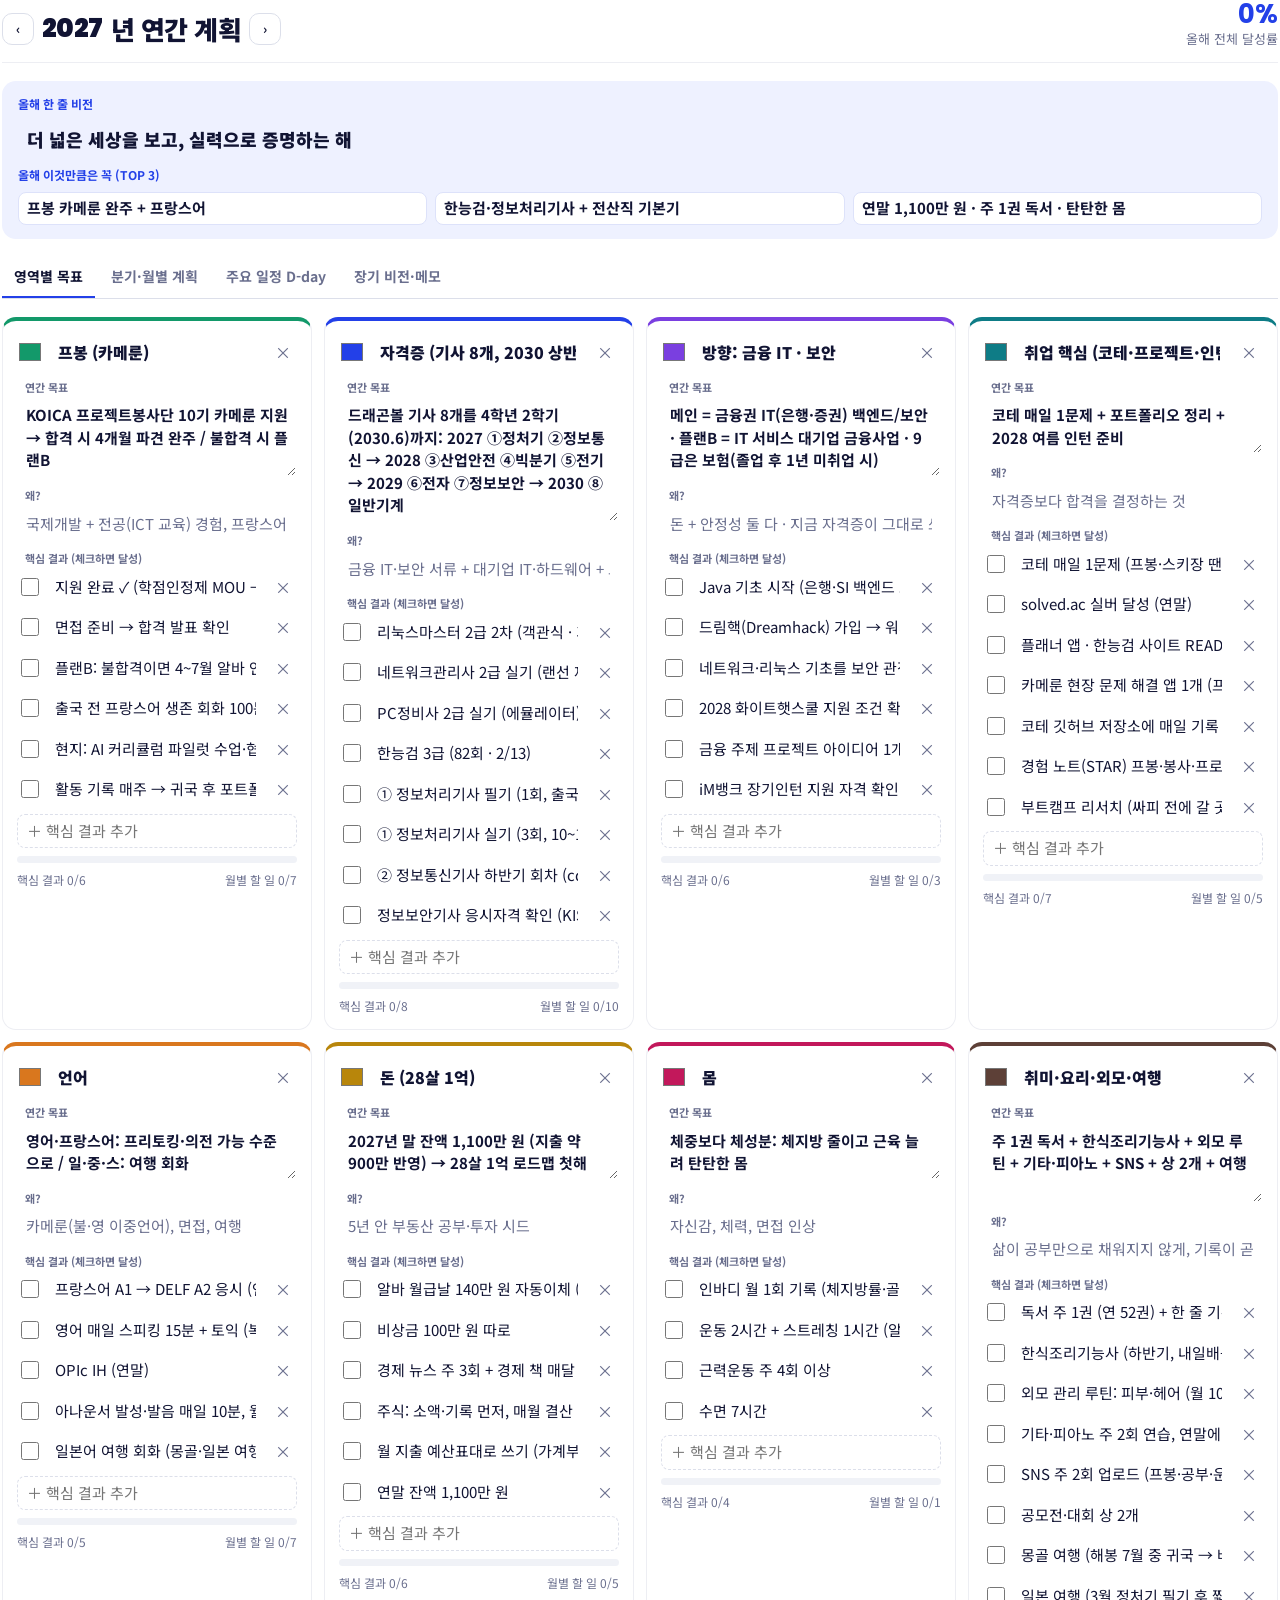
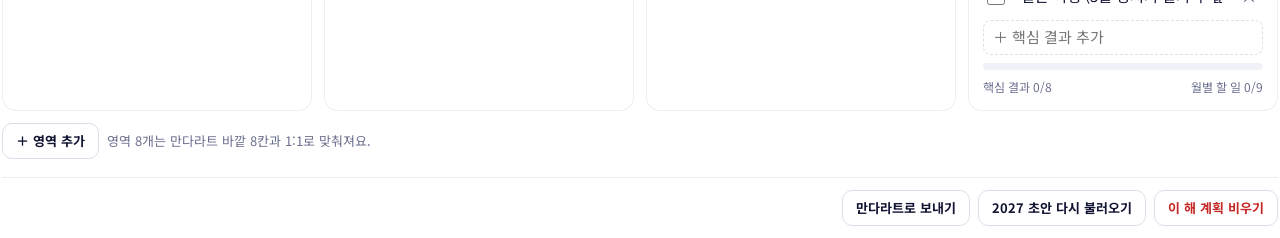
<file: year.html>
<!doctype html>
<html lang="ko">
<head>
<meta charset="utf-8">
<meta name="viewport" content="width=device-width,initial-scale=1,viewport-fit=cover">
<title>My Plan 연간 계획</title>
<link rel="preconnect" href="https://fonts.googleapis.com">
<link rel="stylesheet" href="https://fonts.googleapis.com/css2?family=Noto+Sans+KR:wght@400;500;700;900&family=Poppins:wght@500;600&display=swap">
<style>
/* 루틴·습관 페이지와 같은 톤: ink #111433, accent #2340E8 */
:root{--ink:#111433;--muted:#6A6F8E;--line:#DCDFEA;--soft:#EEF1FF;--accent:#2340E8;--track:#F0F2F7;--warn:#C62828;
  --body:"Noto Sans KR",-apple-system,"Apple SD Gothic Neo",sans-serif;--num:Poppins,var(--body);color-scheme:light}
*{box-sizing:border-box}
html,body{margin:0;background:#fff;color:var(--ink);font-family:var(--body);line-height:1.5;font-size:15px}
[hidden]{display:none!important}
button,input,select,textarea{font:inherit;color:inherit}
.page{display:flex;flex-direction:column;gap:18px;padding:0 2px 12px}
.btn{display:inline-flex;align-items:center;justify-content:center;gap:6px;border:1px solid var(--line);background:#fff;border-radius:10px;padding:8px 13px;cursor:pointer;font-size:13px;font-weight:700;line-height:1.4}
.btn:hover{border-color:var(--accent)}
.btn.primary{background:var(--accent);border-color:var(--accent);color:#fff}
.btn.sm{padding:4px 9px;font-size:12px;border-radius:8px}
.btn.danger{color:var(--warn)}
.x{border:0;background:none;color:var(--muted);cursor:pointer;font-size:16px;line-height:1;padding:4px 6px;border-radius:6px}
.x:hover{color:var(--warn);background:#FDECEC}
button:focus-visible,input:focus-visible,select:focus-visible,textarea:focus-visible{outline:2px solid var(--accent);outline-offset:1px}
.muted{color:var(--muted)}
.num{font-family:var(--num);font-variant-numeric:tabular-nums}
.row{display:flex;align-items:center;gap:8px;flex-wrap:wrap}
.note{font-size:13px;color:var(--muted);margin:0}
/* 입력칸: 평소엔 글처럼, 누르면 칸처럼 */
.ed{border:1px solid transparent;border-radius:8px;padding:4px 8px;background:transparent;min-width:0;width:100%}
.ed:hover{border-color:var(--line)}
.ed:focus{border-color:var(--accent);background:#fff;outline:0}
textarea.ed{resize:vertical;min-height:34px}

.top{display:flex;justify-content:space-between;align-items:flex-end;gap:12px;flex-wrap:wrap;padding-bottom:14px;border-bottom:1px solid #EDEEF3}
.top h1{margin:0;font-size:26px;font-weight:900;letter-spacing:-.02em;display:flex;align-items:center;gap:8px}
.top h1 button{width:32px;height:32px;padding:0}
.overall{font-size:13px;color:var(--muted);text-align:right}
.overall b{display:block;font-family:var(--num);font-size:26px;color:var(--accent);line-height:1.1}
.vision{background:var(--soft);border-radius:14px;padding:14px 16px;display:flex;flex-direction:column;gap:8px}
.vision label{font-size:12px;font-weight:700;color:var(--accent)}
.vision .ed.big{font-size:18px;font-weight:900}
.top3{display:grid;grid-template-columns:repeat(3,1fr);gap:8px}
.top3 .ed{background:#fff;border-color:#DDE2FA;font-weight:700}
.vtabs{display:flex;gap:4px;overflow-x:auto;border-bottom:1px solid var(--line)}
.vtabs button{border:0;background:none;padding:9px 12px;font-weight:700;font-size:14px;color:var(--muted);border-bottom:2px solid transparent;cursor:pointer;white-space:nowrap}
.vtabs button[aria-selected="true"]{color:var(--ink);border-color:var(--accent)}
.track{height:7px;background:var(--track);border-radius:4px;overflow:hidden}
.track i{display:block;height:100%;border-radius:4px;background:var(--accent);transition:width .2s}

/* 목표 카드 */
.areas{display:grid;grid-template-columns:repeat(auto-fill,minmax(300px,1fr));gap:12px}
.area{border:1px solid #EDEEF3;border-top:4px solid var(--c);border-radius:14px;padding:14px;display:flex;flex-direction:column;gap:8px;min-width:0}
.area-head{display:flex;align-items:center;gap:6px}
.area-head .ed{font-weight:900;font-size:16px}
.area-head input[type=color]{width:26px;height:26px;border:0;padding:0;background:none;cursor:pointer;flex:0 0 auto}
.lbl{font-size:11px;font-weight:700;color:var(--muted);margin:2px 0 -4px 8px}
.goal{font-weight:700}
.kr{display:flex;align-items:center;gap:4px}
.kr input[type=checkbox],.item input[type=checkbox]{width:18px;height:18px;flex:0 0 auto;accent-color:var(--c,var(--accent));cursor:pointer}
.kr.done .ed,.item.done .ed{text-decoration:line-through;color:var(--muted)}
.area .meta{display:flex;justify-content:space-between;font-size:12px;color:var(--muted)}
.add-line{display:flex;gap:6px}
.add-line input{flex:1;border:1px dashed var(--line);border-radius:8px;padding:5px 9px;min-width:0}

/* 월별 */
.quarter{display:flex;flex-direction:column;gap:10px}
.q-head{display:flex;align-items:center;gap:10px}
.q-head h3{margin:0;font-size:16px;white-space:nowrap}
.q-head .track{flex:1}
.months{display:grid;grid-template-columns:repeat(3,1fr);gap:10px}
.month{border:1px solid #EDEEF3;border-radius:14px;padding:12px;display:flex;flex-direction:column;gap:6px;min-width:0}
.month.now{border-color:var(--accent);box-shadow:0 0 0 2px var(--soft)}
.month h4{margin:0;font-size:15px;display:flex;justify-content:space-between;align-items:center}
.month h4 small{font-family:var(--num);color:var(--muted);font-weight:600}
.item{display:flex;align-items:center;flex-wrap:wrap;gap:0 3px;border-left:3px solid var(--c);padding:2px 0 4px 4px}
.item .ed{flex:1 1 0;width:auto}
.item .ctl{display:flex;align-items:center;gap:4px;margin-left:22px;width:calc(100% - 22px)}
.item .ctl select{flex:1}
.item select{border:0;background:none;font-size:11px;color:var(--c);font-weight:700;padding:0;cursor:pointer;min-width:0}
.item .todo{font-size:11px;white-space:nowrap}
.filter{display:flex;gap:6px;flex-wrap:wrap}
.chip{border:1px solid var(--line);background:#fff;border-radius:999px;padding:4px 10px;font-size:12px;font-weight:700;cursor:pointer;display:inline-flex;align-items:center;gap:5px}
.chip i{width:9px;height:9px;border-radius:50%;background:var(--c)}
.chip[aria-pressed="true"]{border-color:var(--ink);background:var(--ink);color:#fff}

/* 일정 */
.events{display:flex;flex-direction:column;gap:6px}
.ev{display:grid;grid-template-columns:86px 150px 1fr 110px auto;align-items:center;gap:8px;border:1px solid #EDEEF3;border-left:4px solid var(--c);border-radius:10px;padding:6px 8px}
.ev b{font-family:var(--num);color:var(--accent);font-size:15px}
.ev.past b{color:var(--muted)}
.ev input[type=date]{border:1px solid var(--line);border-radius:8px;padding:4px 6px}
.ev select{border:1px solid var(--line);border-radius:8px;padding:4px 6px;min-width:0}
.memo textarea{width:100%;min-height:120px;border:1px solid var(--line);border-radius:10px;padding:10px}
.foot{display:flex;gap:8px;flex-wrap:wrap;justify-content:flex-end;border-top:1px solid #EDEEF3;padding-top:12px}
.toast{position:fixed;left:50%;bottom:20px;transform:translateX(-50%) translateY(20px);background:var(--ink);color:#fff;padding:9px 16px;border-radius:10px;font-size:13px;opacity:0;pointer-events:none;transition:.2s;z-index:9}
.toast.on{opacity:1;transform:translateX(-50%)}
@media (max-width:760px){
  .months{grid-template-columns:1fr}
  .top3{grid-template-columns:1fr}
  .areas{grid-template-columns:1fr}
  .ev{grid-template-columns:64px 1fr auto;grid-template-areas:"d n x" "d dt a"}
  .ev b{grid-area:d}.ev .ev-name{grid-area:n}.ev input[type=date]{grid-area:dt}.ev select{grid-area:a}.ev .x{grid-area:x}
}
</style>
</head>
<body>
<div class="page" id="page">
  <div class="top">
    <h1><button type="button" class="btn" id="y-prev" aria-label="이전 해">‹</button><span class="num" id="y-label"></span>년 연간 계획<button type="button" class="btn" id="y-next" aria-label="다음 해">›</button></h1>
    <div class="overall"><b id="overall">0%</b>올해 전체 달성률</div>
  </div>

  <div class="vision">
    <label for="v-vision">올해 한 줄 비전</label>
    <input class="ed big" id="v-vision" data-f="vision" placeholder="예: 세상을 넓게 보고, 실력으로 증명하는 한 해">
    <label>올해 이것만큼은 꼭 (TOP 3)</label>
    <div class="top3" id="top3"></div>
  </div>

  <div class="vtabs" role="tablist" aria-label="연간 계획 보기">
    <button type="button" role="tab" data-v="goals" aria-selected="true">영역별 목표</button>
    <button type="button" role="tab" data-v="months" aria-selected="false">분기·월별 계획</button>
    <button type="button" role="tab" data-v="events" aria-selected="false">주요 일정 D-day</button>
    <button type="button" role="tab" data-v="memo" aria-selected="false">장기 비전·메모</button>
  </div>

  <section id="v-goals">
    <div class="areas" id="areas"></div>
    <div class="row" style="margin-top:12px"><button type="button" class="btn" id="add-area">＋ 영역 추가</button><span class="note">영역 8개는 만다라트 바깥 8칸과 1:1로 맞춰져요.</span></div>
  </section>

  <section id="v-months" hidden>
    <div class="filter" id="filter"></div>
    <div id="quarters" style="display:flex;flex-direction:column;gap:18px;margin-top:12px"></div>
  </section>

  <section id="v-events" hidden>
    <p class="note" style="margin-bottom:10px">시험·접수·출국처럼 날짜가 정해진 일정이에요. 날짜순으로 정렬되고 D-day가 계산돼요.</p>
    <div class="events" id="events"></div>
    <form class="add-line" id="ev-form" style="margin-top:10px"><input id="ev-name" placeholder="일정 이름 (예: 정보처리기사 1회 필기)" aria-label="일정 이름"><input type="date" id="ev-date" aria-label="날짜" style="flex:0 0 150px;border-style:solid"><button class="btn primary sm">추가</button></form>
  </section>

  <section id="v-memo" hidden class="memo">
    <p class="note" style="margin-bottom:8px">3년·5년 뒤 모습, 올해 안 하기로 미룬 것들, 떠오르는 아이디어를 적어두세요.</p>
    <textarea id="memo" data-f="memo" aria-label="장기 비전 메모"></textarea>
  </section>

  <div class="foot">
    <button type="button" class="btn" id="to-mandal">만다라트로 보내기</button>
    <button type="button" class="btn" id="load-draft" hidden>2027 초안 다시 불러오기</button>
    <button type="button" class="btn danger" id="clear-year">이 해 계획 비우기</button>
  </div>
</div>
<div class="toast" id="toast" role="status"></div>

<script>
(()=>{
'use strict';
const KEY='myplan-year-v1';
const $=id=>document.getElementById(id);
const esc=s=>String(s??'').replace(/[&<>"']/g,c=>({'&':'&amp;','<':'&lt;','>':'&gt;','"':'&quot;',"'":'&#39;'}[c]));
const uid=()=>Math.random().toString(36).slice(2,9);
const pad=n=>String(n).padStart(2,'0');
const now=new Date(),TODAY=`${now.getFullYear()}-${pad(now.getMonth()+1)}-${pad(now.getDate())}`;
function toast(t){const el=$('toast');el.textContent=t;el.classList.add('on');clearTimeout(toast.t);toast.t=setTimeout(()=>el.classList.remove('on'),1900)}

/* 저장: 부모 페이지 localStorage에 써야 기록방(클라우드)에 함께 저장됨 */
const STORE=(()=>{try{if(parent!==window&&parent.localStorage)return parent.localStorage}catch(e){}return localStorage})();
function read(){try{return JSON.parse(STORE.getItem(KEY)||'null')}catch(e){return null}}
let saveT;
function write(){clearTimeout(saveT);saveT=setTimeout(()=>{try{STORE.setItem(KEY,JSON.stringify(S))}catch(e){toast('저장에 실패했어요.')}},250)}

/* ---------- 2027 초안 (대화로 정리한 내용) ---------- */
function draft2027(){
  const A=(id,name,c,goal,why,krs)=>({id,name,c,goal,why,krs:krs.map(t=>({id:uid(),t,done:false}))});
  const areas=[
    A('vol','프봉 (카메룬)','#13996A','KOICA 프로젝트봉사단 10기 카메룬 지원 → 합격 시 4개월 파견 완주 / 불합격 시 플랜B','국제개발 + 전공(ICT 교육) 경험, 프랑스어·영어 실전',
      ['지원 완료 ✓ (학점인정제 MOU → 서류 패스) · 적합도검사 응시 대상인지 확인 → 면접 1/8~9 준비','면접 준비 → 합격 발표 확인','플랜B: 불합격이면 4~7월 알바 연장 + 정보처리기사 실기 + 토익 집중','출국 전 프랑스어 생존 회화 100문장','현지: AI 커리큘럼 파일럿 수업·협력티칭','활동 기록 매주 → 귀국 후 포트폴리오·자소서 소재로 정리']),
    A('cert','자격증 (기사 8개, 2030 상반기까지)','#2340E8','드래곤볼 기사 8개를 4학년 2학기(2030.6)까지: 2027 ①정처기 ②정보통신 → 2028 ③산업안전 ④빅분기 ⑤전기 → 2029 ⑥전자 ⑦정보보안 → 2030 ⑧일반기계','금융 IT·보안 서류 + 대기업 IT·하드웨어 + 드래곤볼',
      ['리눅스마스터 2급 2차 (객관식 · 기한 약 1년, 상반기 회차)','네트워크관리사 2급 실기 (랜선 제작+시뮬레이션)','PC정비사 2급 실기 (에뮬레이터)','한능검 3급 (82회 · 2/13)','① 정보처리기사 필기 (1회, 출국 전)','① 정보처리기사 실기 (3회, 10~11월)','② 정보통신기사 하반기 회차 (cq.or.kr 응시자격·일정 확인)','정보보안기사 응시자격 확인 (KISA)']),
    A('gov','방향: 금융 IT · 보안','#7A3FE0','메인 = 금융권 IT(은행·증권) 백엔드/보안 · 플랜B = IT 서비스 대기업 금융사업 · 9급은 보험(졸업 후 1년 미취업 시)','돈 + 안정성 둘 다 · 지금 자격증이 그대로 쓰임',
      ['Java 기초 시작 (은행·SI 백엔드 표준) · 하반기 Spring 입문','드림핵(Dreamhack) 가입 → 워게임 웹해킹 입문 주 2문제','네트워크·리눅스 기초를 보안 관점으로 정리 (리눅스마스터·네관사와 연결)','2028 화이트햇스쿨 지원 조건 확인 (만 26세 이하 비재직자)','금융 주제 프로젝트 아이디어 1개 (가계부·주식 포트폴리오·송금 시뮬)','iM뱅크 장기인턴 지원 자격 확인 (휴학생 가능 여부)']),
    A('dev','취업 핵심 (코테·프로젝트·인턴)','#0E7C86','코테 매일 1문제 + 포트폴리오 정리 + 2028 여름 인턴 준비','자격증보다 합격을 결정하는 것',
      ['코테 매일 1문제 (프봉·스키장 땐 주 3문제) · Python','solved.ac 실버 달성 (연말)','플래너 앱 · 한능검 사이트 README 정리 (1~2월)','카메룬 현장 문제 해결 앱 1개 (프봉 중)','코테 깃허브 저장소에 매일 기록','경험 노트(STAR) 프봉·봉사·프로젝트','부트캠프 리서치 (싸피 전에 갈 곳)']),
    A('lang','언어','#D9771E','영어·프랑스어: 프리토킹·의전 가능 수준으로 / 일·중·스: 여행 회화','카메룬(불·영 이중언어), 면접, 여행',
      ['프랑스어 A1 → DELF A2 응시 (연말)','영어 매일 스피킹 15분 + 토익 (복학 전 850)','OPIc IH (연말)','아나운서 발성·발음 매일 10분, 월 1회 녹음 비교','일본어 여행 회화 (몽골·일본 여행 전)']),
    A('money','돈 (28살 1억)','#B8860B','2027년 말 잔액 1,100만 원 (지출 약 900만 반영) → 28살 1억 로드맵 첫해','5년 안 부동산 공부·투자 시드',
      ['알바 월급날 140만 원 자동이체 (파킹통장/적금)','비상금 100만 원 따로','경제 뉴스 주 3회 + 경제 책 매달 1권','주식: 소액·기록 먼저, 매월 결산','월 지출 예산표대로 쓰기 (가계부 탭)','연말 잔액 1,100만 원']),
    A('body','몸','#C2185B','체중보다 체성분: 체지방 줄이고 근육 늘려 탄탄한 몸','자신감, 체력, 면접 인상',
      ['인바디 월 1회 기록 (체지방률·골격근량)','운동 2시간 + 스트레칭 1시간 (알바 기간 최소선: 1시간 + 30분)','근력운동 주 4회 이상','수면 7시간']),
    A('life','취미·요리·외모·여행','#5D4037','주 1권 독서 + 한식조리기능사 + 외모 루틴 + 기타·피아노 + SNS + 상 2개 + 여행','삶이 공부만으로 채워지지 않게, 기록이 곧 포트폴리오',
      ['독서 주 1권 (연 52권) + 한 줄 기록','한식조리기능사 (하반기, 내일배움카드 국비반)','외모 관리 루틴: 피부·헤어 (월 10만 원 안에서)','기타·피아노 주 2회 연습, 연말에 한 곡 완곡 영상','SNS 주 2회 업로드 (프봉·공부·운동 기록)','공모전·대회 상 2개','몽골 여행 (해봉 7월 중 귀국 → 바로 7월 말~8월 초, 1주)','일본 여행 (3월 정처기 필기 후 짧게 or 2028 여름)'])
  ];
  const M={};const it=(m,a,t)=>(M[m]=M[m]||[]).push({id:uid(),t,a,done:false});
  it(1,'vol','프봉 면접 1/8(금)·1/9(토) → 2차 발표 1/19 → 신용조회·신체검사 1/20~25');
  it(1,'money','계절학기 종강(1/12) → 알바 시작 · 월급 140만 자동이체 설정');
  it(1,'cert','한능검 하루 1강 + 기출');
  it(1,'cert','정보처리기사 1회 필기 접수 (1/18~1/21, 첫날 10시)');
  it(1,'lang','프랑스어 A1 시작 (매일 20분)');
  it(1,'body','인바디 첫 측정 · 운동 루틴 시작');
  it(1,'dev','Python 결정 · solved.ac 가입 · 백준 단계별 시작');
  it(2,'dev','플래너 앱 · 한능검 사이트 README 작성');
  it(1,'life','책 4권 · SNS 계정 방향 정하기');
  it(2,'cert','한능검 3급 응시 (2/13)');
  it(2,'cert','정보처리기사 필기 공부');
  it(2,'lang','프랑스어 생존 회화 50문장');
  it(2,'dev','코테 하루 1문제 습관');
  it(2,'life','책 4권');
  it(3,'cert','정보처리기사 필기 응시 (~3/2) · 발표 3/10');
  it(3,'cert','리눅스마스터 2급 2차 (KAIT 상반기 회차 확인)');
  it(3,'gov','iM뱅크 장기인턴 공고 확인 (보통 5월) · 휴학생 지원 가능한지 문의');
  it(2,'vol','신체검사 결과 2/2 · 사업 배정 2/16~23 · 국내교육 대상자 발표 2/25');
  it(3,'vol','국내교육 비대면(3월 중) + 대면 집합교육 3/15~3/26 → 알바는 3/14까지 · 출국 준비(예방접종·짐)');
  it(3,'money','알바 정산 · 잔액 체크');
  it(4,'vol','합격 시 카메룬 파견 (4월 ~ 7월 중 귀국) / 아니면 플랜B');
  it(4,'lang','현지 프랑스어·영어 매일 쓰기');
  it(5,'vol','AI 커리큘럼 파일럿 수업 · 활동 기록');
  it(6,'vol','협력티칭·기초선 조사 · 활동 기록');
  it(6,'life','상반기 결산: 잔액·인바디·책 26권');
  it(7,'vol','7월 중 귀국 · 활동 포트폴리오 정리');
  it(7,'life','몽골 여행 (귀국 직후 1주, 7월 말~8월 초)');
  it(7,'life','하반기 계획 재조정');
  it(9,'cert','정보처리기사 3회 실기 접수 (9/21~9/24) · 정보통신기사 접수');
  it(11,'cert','정보처리기사 3회 실기 (필답형 11/6 또는 11/14)');
  it(11,'cert','정보통신기사 응시 (회차 확인)');
  it(8,'gov','Java 기초 시작 · 드림핵 워게임 웹해킹 입문');
  it(8,'dev','부트캠프 리서치·지원');
  it(8,'life','내일배움카드 발급 가능 여부 확인 (부트캠프와 한도 같이 계산)');
  it(9,'gov','보안 CTF 대회 일정 확인 (화이트햇 콘테스트 등 10~11월) · 팀원 찾기');
  it(9,'lang','토익 응시 (목표 700)');
  it(10,'money','스키장 알바 지원 (숙식 제공 · 12~2월)');
  it(11,'lang','토익 응시 (스키장 가기 전)');
  it(12,'money','스키장 알바 시작 (~2028.2) · 월급 대부분 저축');
  it(12,'cert','산업안전기사 필기 공부 시작 (알바 끝나고 저녁 2시간 · 2028 1회 필기 목표)');
  it(10,'money','투자 결산 · 경제 책');
  it(10,'life','한식조리기능사 국비반 + 필기');
  it(11,'lang','OPIc 응시 (목표 IH)');
  it(11,'life','한식조리기능사 실기');
  it(12,'lang','DELF A2 응시');
  it(12,'life','연간 결산 & 2028 계획 · 책 52권 체크');
  it(12,'dev','2028 여름 인턴 준비: 이력서 1장 · 포트폴리오 링크 (공고 4~5월)');
  return {vision:'더 넓은 세상을 보고, 실력으로 증명하는 해',
    top3:['프봉 카메룬 완주 + 프랑스어','한능검·정보처리기사 + 전산직 기본기','연말 1,100만 원 · 주 1권 독서 · 탄탄한 몸'],
    areas,
    months:M,
    events:[
      {id:uid(),name:'계절학기 종강',date:'2027-01-12',a:'money'},
      {id:uid(),name:'프봉 면접 (1/8~1/9 중)',date:'2027-01-08',a:'vol'},
      {id:uid(),name:'프봉 2차 합격 발표',date:'2027-01-19',a:'vol'},
      {id:uid(),name:'프봉 국내교육 대상자 발표',date:'2027-02-25',a:'vol'},
      {id:uid(),name:'프봉 대면 국내교육 시작 (~3/26)',date:'2027-03-15',a:'vol'},
      {id:uid(),name:'한능검 82회 시험',date:'2027-02-13',a:'cert'},
      {id:uid(),name:'정처기 1회 필기 접수 시작',date:'2027-01-18',a:'cert'},
      {id:uid(),name:'정처기 1회 필기 마지막 날',date:'2027-03-02',a:'cert'},
      {id:uid(),name:'정처기 3회 실기 접수 시작',date:'2027-09-21',a:'cert'},
      {id:uid(),name:'정보처리기사 1회 필기 발표',date:'2027-03-10',a:'cert'}
    ],
    memo:'[28살 1억 로드맵]\n- 2027 말 1,100만 → 2029 말 약 2,800만 → 취업 후 월 170~240만 저축\n- 한국나이 28(2032년 말)이면 취업 후 월 약 240만, 만 28(2033년)이면 월 약 170만 필요\n\n[5년 안]\n- 금융권 IT(은행·증권) 백엔드/보안 입사 (플랜B: IT 서비스 대기업 금융사업)\n- 9급 전산직은 보험: 졸업 후 1년 안에 취업 안 되면 준비\n- 기사 8개\n- 영어·프랑스어 프리토킹, 일·중·스 여행 회화\n- 부동산 공부 및 첫 투자\n\n[2027 지출 예산 (약 915만 원)]\n- 시험 45 · 공부 60 · 요리 25 · 운동 55 · 외모 120 · 취미 40 · 책 20 · 프봉 50 · 일본 100 · 생활비 400\n\n[요리 자격증 로드맵]\n- 2027 한식 → 2028~ 양식·중식·제과 → 여유 되면 일식\n- 국비(내일배움카드) 이용 시 종목당 약 25~35만, 학원 자비면 50~90만\n\n[드래곤볼 기사 8개 · 2030.6 (4-2)까지]\n2027 ① 정보처리 ✓ (1회 필기 2~3월 → 3회 실기 10~11월)\n2027 ② 정보통신 (하반기 · KCA 응시자격 확인, 안 되면 임베디드)\n2028 상 ③ 산업안전 ✓ (스키장 알바하면서 1회 필기 2~3월 · 접수 1월 중순 · 쉬는 날 근처 CBT 시험장 / 실기 4~5월)\n2028 상 ④ 빅데이터분석 ✓ (필기 4월, 실기 6월)\n2028 하 ⑤ 전기 ✓ (3회: 필기 8월, 실기 11월 · 6월부터 준비)\n2029 상 — 싸피 · 코테 골드 · 보안 프로젝트 집중, 기사 쉬어가기\n2029 하 ⑥ 전자 ✓ (3회: 필기 8월, 실기 11월)\n2029 하 ⑦ 정보보안 (필기 9월, 실기 11월 · 보안 직무 핵심 자격증)\n2030.1 🏦 투자자산운용사 (금융권 공채용 · 싸피 수료 후 겨울방학 2개월 공부)\n2030 상 ⑧ 일반기계 ✓ (1회: 필기 2월, 실기 4~5월 · CAD 작업형)\n⑧ 일반기계는 기계 부전공 연계 (여유 있을 때)\n\n[확정]\n- 해봉 귀국: 8월 → 7월 중으로 변경 (2026.11.28)\n- 프봉 10기 공고: 지원 마감 2026.12.2(수) 16:00 · 적합도검사 12.3~12.7(필수, 450문항 약 50분) · 1차 발표 12.23 · 면접 1.8~9 · 출국 4월 중 · 귀국 7월 중\n- 카메룬: 국제개발(청년) 14명 · 컴퓨터교육(연령무관) 3명 / 한 직종만 1~3지망\n\n[미정]\n- Hy-Po · 코이카 YP · 싸피 일정\n- 본가/자취: 시기별 계획 보고 결정\n'};
}
const blank=()=>({vision:'',top3:['','',''],areas:[],months:{},events:[],memo:''});

let S=read();
if(!S||!S.years){S={v:1,cur:2027,years:{2027:draft2027()}};write()}
let Y=S.cur||2027,view='goals',filterA='';
const D=()=>S.years[Y]||(S.years[Y]=blank());

/* ---------- 계산 ---------- */
const areaOf=id=>D().areas.find(a=>a.id===id);
const colorOf=id=>areaOf(id)?.c||'#9AA0B8';
const pct=(n,d)=>d?Math.round(n/d*100):0;
function allItems(){return Object.values(D().months).flat()}
function overall(){const krs=D().areas.flatMap(a=>a.krs),its=allItems();const n=krs.filter(k=>k.done).length+its.filter(i=>i.done).length;return pct(n,krs.length+its.length)}
const dday=d=>{const [y,m,dd]=d.split('-').map(Number);const n=Math.round((new Date(y,m-1,dd)-new Date(now.getFullYear(),now.getMonth(),now.getDate()))/864e5);return n===0?'D-DAY':n>0?'D-'+n:'D+'+(-n)};
const areaSelect=(sel)=>D().areas.map(a=>`<option value="${a.id}"${a.id===sel?' selected':''}>${esc(a.name)}</option>`).join('');

/* ---------- 그리기 ---------- */
function render(){
  const d=D();
  $('y-label').textContent=Y;
  $('overall').textContent=overall()+'%';
  $('v-vision').value=d.vision||'';
  $('memo').value=d.memo||'';
  $('top3').innerHTML=[0,1,2].map(i=>`<input class="ed" data-top="${i}" value="${esc(d.top3[i]||'')}" placeholder="${i+1}순위" aria-label="TOP ${i+1}">`).join('');
  $('load-draft').hidden=Y!==2027;
  document.querySelectorAll('.vtabs button').forEach(b=>b.setAttribute('aria-selected',String(b.dataset.v===view)));
  ['goals','months','events','memo'].forEach(v=>$('v-'+v).hidden=v!==view);
  if(view==='goals')renderAreas();
  if(view==='months')renderMonths();
  if(view==='events')renderEvents();
  report();
}
function renderAreas(){
  $('areas').innerHTML=D().areas.map(a=>{
    const done=a.krs.filter(k=>k.done).length,mi=allItems().filter(i=>i.a===a.id),md=mi.filter(i=>i.done).length;
    return `<article class="area" style="--c:${a.c}" data-area="${a.id}">
      <div class="area-head"><input type="color" value="${a.c}" data-af="c" aria-label="색"><input class="ed" value="${esc(a.name)}" data-af="name" aria-label="영역 이름"><button type="button" class="x" data-del-area title="영역 삭제" aria-label="영역 삭제">×</button></div>
      <div class="lbl">연간 목표</div><textarea class="ed goal" rows="1" data-af="goal" placeholder="올해 이 영역에서 이루고 싶은 것">${esc(a.goal)}</textarea>
      <div class="lbl">왜?</div><input class="ed muted" value="${esc(a.why)}" data-af="why" placeholder="이 목표가 중요한 이유">
      <div class="lbl">핵심 결과 (체크하면 달성)</div>
      ${a.krs.map(k=>`<div class="kr${k.done?' done':''}" data-kr="${k.id}"><input type="checkbox"${k.done?' checked':''} aria-label="달성"><input class="ed" value="${esc(k.t)}" aria-label="핵심 결과"><button type="button" class="x" data-del-kr aria-label="삭제">×</button></div>`).join('')}
      <form class="add-line" data-add-kr><input placeholder="＋ 핵심 결과 추가" aria-label="핵심 결과 추가"></form>
      <div class="track"><i style="width:${pct(done,a.krs.length)}%;background:${a.c}"></i></div>
      <div class="meta"><span>핵심 결과 ${done}/${a.krs.length}</span><span>월별 할 일 ${md}/${mi.length}</span></div>
    </article>`}).join('');
  $('areas').querySelectorAll('textarea').forEach(fit);
}
function renderMonths(){
  const d=D();
  $('filter').innerHTML=`<button type="button" class="chip" data-fa="" aria-pressed="${!filterA}">전체</button>`+d.areas.map(a=>`<button type="button" class="chip" style="--c:${a.c}" data-fa="${a.id}" aria-pressed="${filterA===a.id}"><i></i>${esc(a.name)}</button>`).join('');
  const curM=now.getFullYear()===Y?now.getMonth()+1:0;
  $('quarters').innerHTML=[1,2,3,4].map(q=>{
    const ms=[q*3-2,q*3-1,q*3],its=ms.flatMap(m=>d.months[m]||[]),dn=its.filter(i=>i.done).length;
    return `<div class="quarter"><div class="q-head"><h3>${q}분기 <span class="muted num" style="font-size:13px">${ms[0]}~${ms[2]}월</span></h3><div class="track"><i style="width:${pct(dn,its.length)}%"></i></div><span class="num muted" style="font-size:13px">${dn}/${its.length}</span></div>
    <div class="months">${ms.map(m=>{const list=(d.months[m]||[]).filter(i=>!filterA||i.a===filterA);const all=d.months[m]||[];
      return `<div class="month${m===curM?' now':''}" data-m="${m}"><h4>${m}월<small>${all.filter(i=>i.done).length}/${all.length}</small></h4>
      ${list.map(i=>`<div class="item${i.done?' done':''}" style="--c:${colorOf(i.a)}" data-it="${i.id}"><input type="checkbox"${i.done?' checked':''} aria-label="완료"><input class="ed" value="${esc(i.t)}" aria-label="할 일"><div class="ctl"><select aria-label="영역">${areaSelect(i.a)}</select><button type="button" class="btn sm todo" data-todo title="투두리스트에 추가">→투두</button><button type="button" class="x" data-del-it aria-label="삭제">×</button></div></div>`).join('')}
      <form class="add-line" data-add-it><input placeholder="＋ ${m}월 할 일" aria-label="${m}월 할 일 추가"></form></div>`}).join('')}</div></div>`}).join('');
}
function renderEvents(){
  const ev=[...D().events].sort((a,b)=>a.date.localeCompare(b.date));
  $('events').innerHTML=ev.length?ev.map(e=>`<div class="ev${e.date<TODAY?' past':''}" style="--c:${colorOf(e.a)}" data-ev="${e.id}"><b>${dday(e.date)}</b><input type="date" value="${e.date}" aria-label="날짜"><input class="ed ev-name" value="${esc(e.name)}" aria-label="일정 이름"><select aria-label="영역"><option value="">영역 없음</option>${areaSelect(e.a)}</select><button type="button" class="x" data-del-ev aria-label="삭제">×</button></div>`).join(''):'<p class="note">아직 일정이 없어요.</p>';
}
function fit(t){t.style.height='auto';t.style.height=t.scrollHeight+2+'px'}
function report(){try{if(parent!==window){requestAnimationFrame(()=>{const h=Math.ceil($('page').getBoundingClientRect().height)+40;parent.postMessage({type:'myplan-year-height',height:h},location.origin)})}}catch(e){}}

/* ---------- 입력 ---------- */
const findKr=el=>{const a=areaOf(el.closest('[data-area]').dataset.area);return [a,a.krs.find(k=>k.id===el.closest('[data-kr]').dataset.kr)]};
const findIt=el=>{const m=el.closest('[data-m]').dataset.m;return [m,D().months[m].find(i=>i.id===el.closest('[data-it]').dataset.it)]};
document.addEventListener('input',e=>{
  const t=e.target,d=D();
  if(t.dataset.f){d[t.dataset.f]=t.value;return write()}
  if(t.dataset.top){d.top3[+t.dataset.top]=t.value;return write()}
  if(t.dataset.af){const a=areaOf(t.closest('[data-area]').dataset.area);a[t.dataset.af]=t.value;if(t.tagName==='TEXTAREA')fit(t);if(t.dataset.af==='c'){t.closest('.area').style.setProperty('--c',t.value)}return write()}
  if(t.closest('[data-kr]')&&t.type!=='checkbox'){findKr(t)[1].t=t.value;return write()}
  if(t.closest('[data-it]')&&t.classList.contains('ed')){findIt(t)[1].t=t.value;return write()}
  if(t.closest('[data-ev]')&&t.classList.contains('ed')){D().events.find(x=>x.id===t.closest('[data-ev]').dataset.ev).name=t.value;return write()}
});
document.addEventListener('change',e=>{
  const t=e.target;
  if(t.type==='checkbox'&&t.closest('[data-kr]')){findKr(t)[1].done=t.checked;write();render();if(t.checked)toast('핵심 결과 달성! 🎉');return}
  if(t.type==='checkbox'&&t.closest('[data-it]')){findIt(t)[1].done=t.checked;write();render();return}
  if(t.tagName==='SELECT'&&t.closest('[data-it]')){findIt(t)[1].a=t.value;write();render();return}
  if(t.closest('[data-ev]')){const ev=D().events.find(x=>x.id===t.closest('[data-ev]').dataset.ev);if(t.type==='date'&&t.value)ev.date=t.value;if(t.tagName==='SELECT')ev.a=t.value;write();render();return}
  if(t.dataset.af==='c')render();
});
document.addEventListener('submit',e=>{
  const f=e.target;e.preventDefault();
  const inp=f.querySelector('input'),v=inp?.value.trim();
  if(f.id==='ev-form'){const n=$('ev-name').value.trim(),dt=$('ev-date').value;if(!n||!dt){toast('이름과 날짜를 넣어주세요.');return}D().events.push({id:uid(),name:n,date:dt,a:''});write();render();return}
  if(!v)return;
  if(f.dataset.addKr!==undefined){areaOf(f.closest('[data-area]').dataset.area).krs.push({id:uid(),t:v,done:false})}
  if(f.dataset.addIt!==undefined){const m=f.closest('[data-m]').dataset.m;(D().months[m]=D().months[m]||[]).push({id:uid(),t:v,a:filterA||D().areas[0]?.id||'',done:false})}
  write();render();
  const sel=f.dataset.addKr!==undefined?`[data-area="${f.closest?.('[data-area]')?.dataset.area}"] [data-add-kr] input`:null;
  const again=document.querySelector(f.dataset.addIt!==undefined?`[data-m="${f.closest('[data-m]')?.dataset.m}"] [data-add-it] input`:sel);again?.focus();
});
document.addEventListener('click',e=>{
  const t=e.target;
  const vt=t.closest('.vtabs button');if(vt){view=vt.dataset.v;render();return}
  const fa=t.closest('[data-fa]');if(fa){filterA=fa.dataset.fa;render();return}
  if(t.closest('[data-del-kr]')){const [a,k]=findKr(t);a.krs.splice(a.krs.indexOf(k),1);write();render();return}
  if(t.closest('[data-del-it]')){const [m,i]=findIt(t);D().months[m].splice(D().months[m].indexOf(i),1);write();render();return}
  if(t.closest('[data-del-ev]')){const id=t.closest('[data-ev]').dataset.ev;D().events=D().events.filter(x=>x.id!==id);write();render();return}
  if(t.closest('[data-del-area]')){const a=areaOf(t.closest('[data-area]').dataset.area);if(!confirm(`"${a.name}" 영역을 지울까요? 이 영역의 월별 할 일은 남아요.`))return;D().areas=D().areas.filter(x=>x!==a);write();render();return}
  if(t.closest('[data-todo]')){const [m,i]=findIt(t);const last=new Date(Y,+m,0);const due=`${Y}-${pad(+m)}-${pad(last.getDate())}`;
    try{parent.myPlanYearBridge.addTodo(i.t,due);toast(`투두리스트에 추가했어요 (마감 ${m}/${last.getDate()})`)}catch(err){toast('투두리스트 연결은 My Plan 안에서만 돼요.')}return}
});
$('add-area').onclick=()=>{const cs=['#2340E8','#13996A','#D9771E','#7A3FE0','#C2185B','#0E7C86','#B8860B','#5D4037'];D().areas.push({id:uid(),name:'새 영역',c:cs[D().areas.length%cs.length],goal:'',why:'',krs:[]});write();render()};
$('y-prev').onclick=()=>{Y--;S.cur=Y;write();render()};
$('y-next').onclick=()=>{Y++;S.cur=Y;write();render()};
$('load-draft').onclick=()=>{if(!confirm('2027년 계획을 처음 초안으로 되돌릴까요? 지금 2027년에 적은 내용은 사라져요.'))return;S.years[2027]=draft2027();write();render();toast('초안을 불러왔어요.')};
$('clear-year').onclick=()=>{if(!confirm(`${Y}년 계획을 모두 비울까요?`))return;S.years[Y]=blank();write();render()};
/* 만다라트: 가운데 = 올해 비전, 바깥 8칸 = 영역, 각 영역 칸 주변 8칸 = 핵심 결과 */
$('to-mandal').onclick=()=>{
  const d=D(),ar=d.areas.filter(a=>a.id!=='life').slice(0,8);
  if(!ar.length){toast('영역을 먼저 추가하세요.');return}
  const cells=Array.from({length:9},()=>Array(9).fill(''));
  const order=[0,1,2,3,5,6,7,8];
  cells[4][4]=d.vision||`${Y}년`;
  ar.forEach((a,i)=>{const b=order[i];cells[4][b]=a.name;cells[b][4]=a.name;a.krs.slice(0,8).forEach((k,j)=>{cells[b][order[j]]=k.t})});
  try{parent.myPlanYearBridge.addMandal(cells);toast('만다라트 탭에 새 만다라트로 추가했어요.')}catch(err){toast('만다라트 연결은 My Plan 안에서만 돼요.')}
};
window.myPlanYearActions={clearAll(){S.years[Y]=blank();write();render()}};
window.addEventListener('resize',report);
render();
})();
</script>
</body>
</html>
</file>
